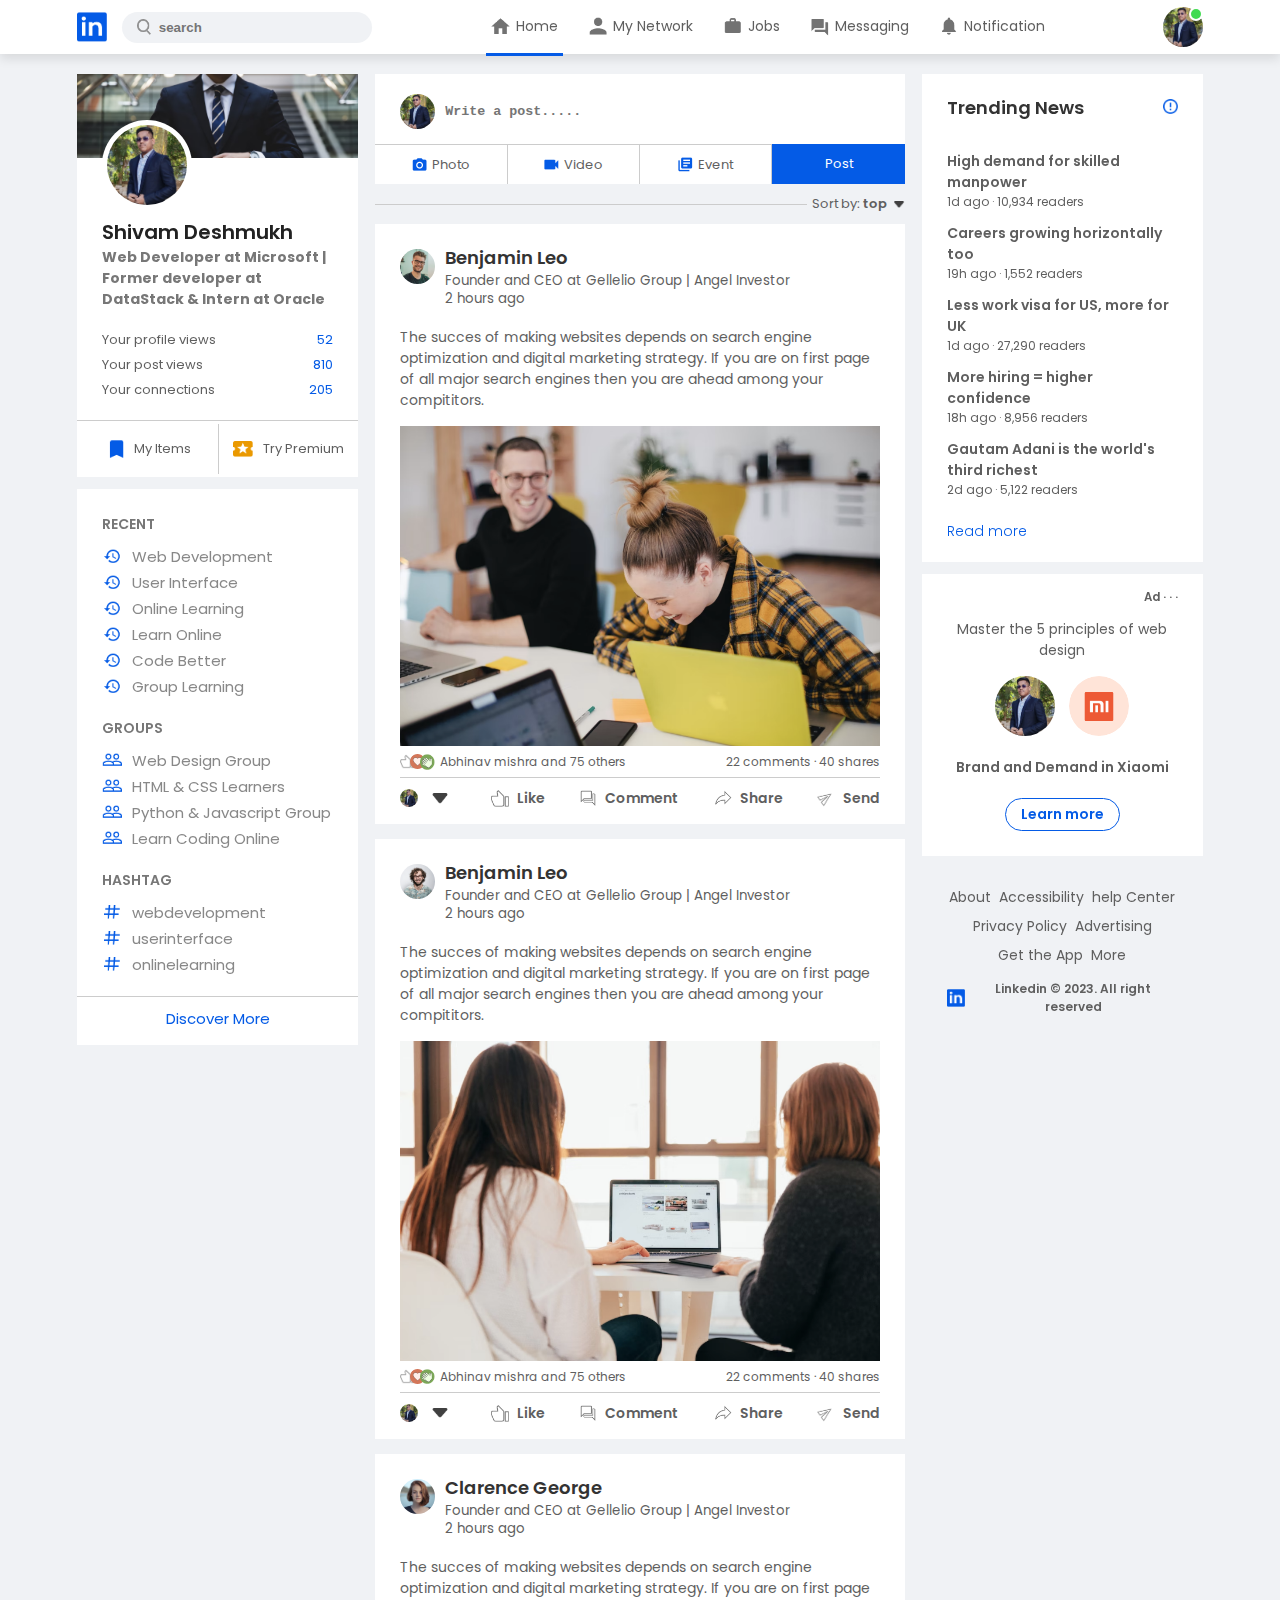
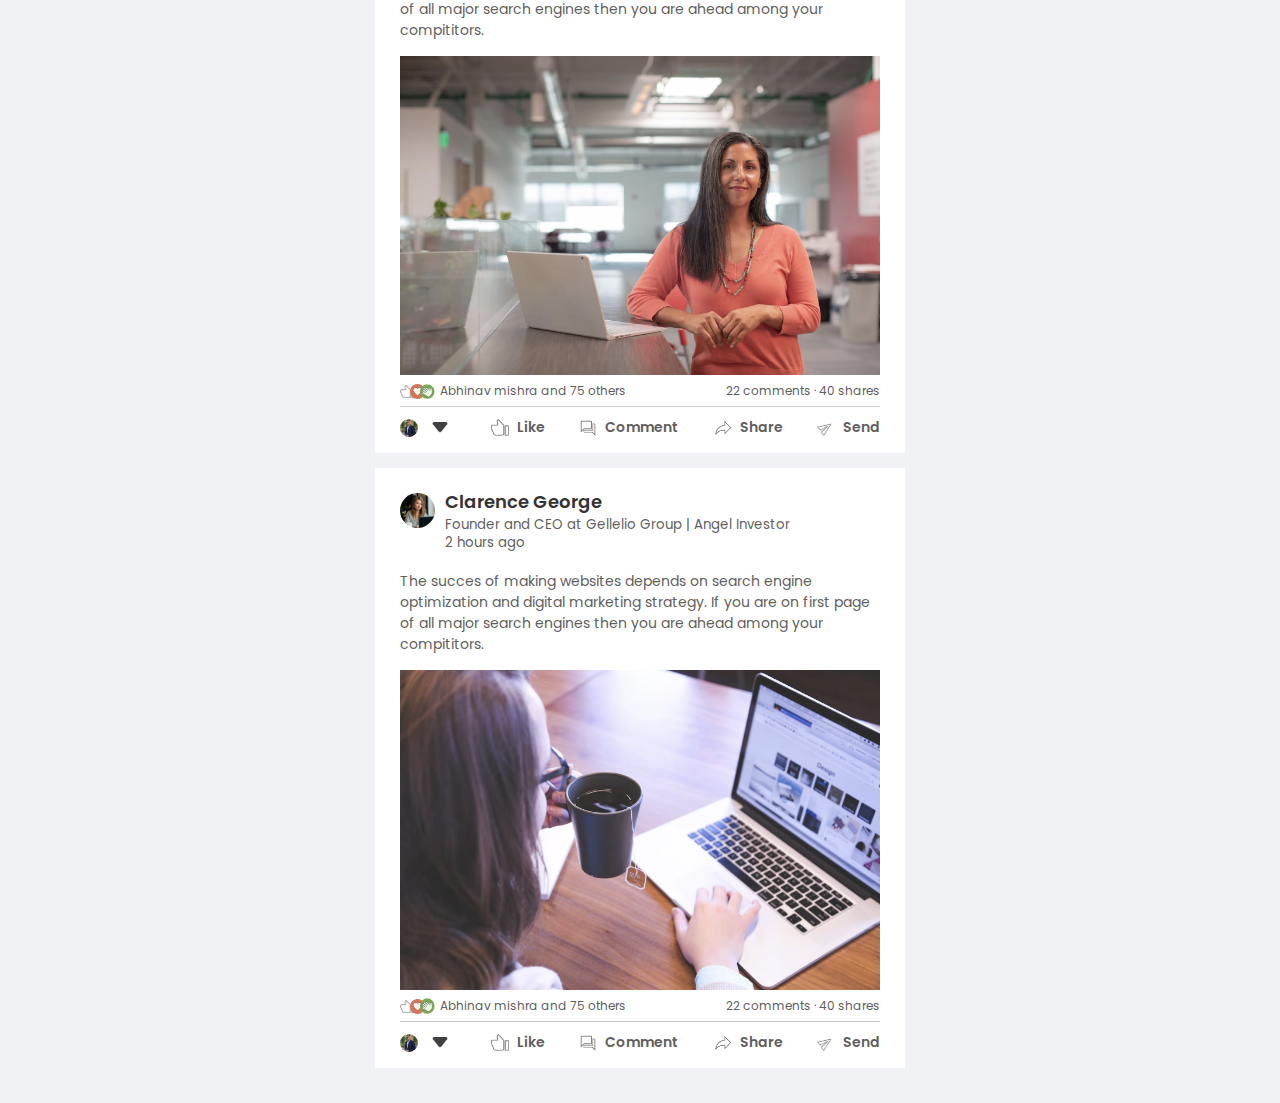
<file: Project - 2 Linkedin Clone/index.html>
<!DOCTYPE html>
<html lang="en">
<head>
    <meta charset="UTF-8">
    <meta http-equiv="X-UA-Compatible" content="IE=edge">
    <meta name="viewport" content="width=device-width, initial-scale=1.0">
    <title>Feed | Linkedin</title>
    <link rel="stylesheet" href="CSS/navbar.css">
    <link rel="stylesheet" href="CSS/style.css">
</head>
<body>
    <!-- Navbar Section -->
    <nav class="navbar flex">
        <div class="navbar-left flex">
            <a href="index.html" class="logo"><img src="linkedin-webpage-img/images/logo.png" alt="LOGO"></a>
            <div class="search-box flex">
                <img src="linkedin-webpage-img/images/search.png">
                <input type="text" placeholder="search" id="search_input">
            </div>
        </div>
        <div class="navbar-center flex">
            <ul>
                <li><a href="#" class="active_link flex"><img src="linkedin-webpage-img/images/home.png"><span>Home</span></a></li>
                <li><a href="#" class="flex"><img src="linkedin-webpage-img/images/network.png"><span>My Network</span></a></li>
                <li><a href="#" class="flex"><img src="linkedin-webpage-img/images/jobs.png"><span>Jobs</span></a></li>
                <li><a href="#" class="flex"><img src="linkedin-webpage-img/images/message.png"><span>Messaging</span></a></li>
                <li><a href="#" class="flex"><img src="linkedin-webpage-img/images/notification.png"><span>Notification</span></a></li>
            </ul>
        </div>
        <div class="navbar-right">
            <div class="online">
                <img src="linkedin-webpage-img/images/ssd.jpg" class="nav-profile-img" onclick="toggleMenu()">
            </div>
        </div>
        <!-- Profile Drop down Menu -->
        <div class="profile-menu-wrap" id="profileMenu">
            <div class="profile-menu">
                <div class="user-info flex">
                    <img src="linkedin-webpage-img/images/ssd.jpg" alt="">
                    <div>
                        <h3>Shivam Deshmukh</h3>
                        <a href="profile.html">See your Profile</a>
                    </div>
                </div>
                <hr>
                <a href="#" class="profile-menu-link flex">
                    <img src="linkedin-webpage-img/images/feedback.png" alt="">
                    <p>Give Feedback</p>
                    <span>></span>
                </a>
                <a href="#" class="profile-menu-link flex">
                    <img src="linkedin-webpage-img/images/setting.png" alt="">
                    <p>Settings & Privacy</p>
                    <span>></span>
                </a>
                <a href="#" class="profile-menu-link flex">
                    <img src="linkedin-webpage-img/images/help.png" alt="">
                    <p>Help & Support</p>
                    <span>></span>
                </a>
                <a href="#" class="profile-menu-link flex">
                    <img src="linkedin-webpage-img/images/display.png" alt="">
                    <p>Display & Accessibility</p>
                    <span>></span>
                </a>
                <a href="#" class="profile-menu-link flex">
                    <img src="linkedin-webpage-img/images/logout.png" alt="">
                    <p>Logout</p>
                    <span>></span>
                </a>
            </div>
        </div>
    </nav>
    <!-- Navbar Close -->
    <div class="container flex">
        <!-- Left Sidebar -->
        <div class="left-sidebar">
            <!-- -------------------------------- -->
            <div class="sidebar-profile-box">
                <img src="linkedin-webpage-img/images/cover-pic.png" width="100%">
                <div class="sidebar-profile-info">
                    <img src="linkedin-webpage-img/images/ssd.jpg">
                    <h1>Shivam Deshmukh</h1>
                    <h3>Web Developer at Microsoft | Former developer at DataStack & Intern at Oracle</h3>
                    <ul>
                        <li>Your profile views <span>52</span></li>
                        <li>Your post views <span>810</span></li>
                        <li>Your connections <span>205</span></li>
                    </ul>
                </div>
                <div class="sidebar-profile-link flex">
                    <a href="#"><img src="linkedin-webpage-img/images/items.png"> My Items</a>
                    <a href="#"><img src="linkedin-webpage-img/images/premium.png">Try Premium</a>
                </div>
            </div>
            <!-- -------------------------------- -->
            <div class="sidebar-activity" id="sidebarActivity">
                <h3>RECENT</h3>
                <a href="#"><img src="linkedin-webpage-img/images/recent.png">Web Development</a>
                <a href="#"><img src="linkedin-webpage-img/images/recent.png">User Interface</a>
                <a href="#"><img src="linkedin-webpage-img/images/recent.png">Online Learning</a>
                <a href="#"><img src="linkedin-webpage-img/images/recent.png">Learn Online</a>
                <a href="#"><img src="linkedin-webpage-img/images/recent.png">Code Better</a>
                <a href="#"><img src="linkedin-webpage-img/images/recent.png">Group Learning</a>
                <h3>GROUPS</h3>
                <a href="#"><img src="linkedin-webpage-img/images/group.png">Web Design Group</a>
                <a href="#"><img src="linkedin-webpage-img/images/group.png">HTML & CSS Learners</a>
                <a href="#"><img src="linkedin-webpage-img/images/group.png">Python & Javascript Group</a>
                <a href="#"><img src="linkedin-webpage-img/images/group.png">Learn Coding Online</a>
                <h3>HASHTAG</h3>
                <a href="#"><img src="linkedin-webpage-img/images/hashtag.png"> webdevelopment</a>
                <a href="#"><img src="linkedin-webpage-img/images/hashtag.png"> userinterface</a>
                <a href="#"><img src="linkedin-webpage-img/images/hashtag.png"> onlinelearning</a>
                <div class="discover-more-link">
                    <a href="#">Discover More</a>
                </div>
            </div>
            <p id="showmore-link" onclick="toggleActivity()">Show more <b>+</b></p>
        </div>
        <!-- Main Content -->
        <div class="main-content" >
            <!-- -------------------------------- -->
            <div class="create-post">
                <div class="create-post-input">
                    <img src="linkedin-webpage-img/images/ssd.jpg">
                    <textarea placeholder="Write a post....." rows="2"></textarea>
                </div>
                <div class="create-post-links flex">
                    <li><img src="linkedin-webpage-img/images/photo.png">Photo</li>
                    <li><img src="linkedin-webpage-img/images/video.png">Video</li>
                    <li><img src="linkedin-webpage-img/images/event.png">Event</li>
                    <li>Post</li>
                </div>
            </div>
            <!-- -------------------------------- -->
            <div class="sort-by flex">
                <hr>
                <p>Sort by: <span>top <img src="linkedin-webpage-img/images/down-arrow.png"></span></p>
            </div>
            <!-- -------------------------------- -->
            <!-- Post - One -->
            <div class="post">
                <div class="post-author">
                    <img src="linkedin-webpage-img/images/user-1.png">
                    <div>
                        <h1>Benjamin Leo</h1>
                        <small>Founder and CEO at Gellelio Group | Angel Investor</small>
                        <small>2 hours ago</small>
                    </div>
                </div>
                
                <p>The succes of making websites depends on search engine optimization and 
                    digital marketing strategy. If you are on first page of all major search engines 
                    then you are ahead among your compititors.
                </p>
                
                <img src="linkedin-webpage-img/images/post-image-1.png" width="100%" alt="">
                
                <div class="post-stats flex">
                    <div>
                        <img src="linkedin-webpage-img/images/thumbsup.png" alt="">
                        <img src="linkedin-webpage-img/images/love.png" alt="">
                        <img src="linkedin-webpage-img/images/clap.png" alt="">
                        <span class="liked-users">Abhinav mishra and 75 others</span>
                    </div>
                    <div>
                        <span>22 comments &middot; 40 shares</span>
                    </div>
                </div>

                <div class="post-activity flex">
                    <div class="post-activity-link">
                        <img src="linkedin-webpage-img/images/ssd.jpg" class="post-activity-icon" alt="">
                        <img src="linkedin-webpage-img/images/down-arrow.png" class="post-activity-arrow-icon" alt="">
                    </div>
                    <div class="post-activity-link">
                        <img src="linkedin-webpage-img/images/like.png" alt="">
                        <span>Like</span>
                    </div>
                    <div class="post-activity-link">
                        <img src="linkedin-webpage-img/images/comment.png" alt="">
                        <span>Comment</span>
                    </div>
                    <div class="post-activity-link">
                        <img src="linkedin-webpage-img/images/share.png" alt="">
                        <span>Share</span>
                    </div>
                    <div class="post-activity-link">
                        <img src="linkedin-webpage-img/images/send.png" alt="">
                        <span>Send</span>
                    </div>
                </div>
            </div>
            <!-- -------------------------------- -->
            <!-- Post - Two -->
            <div class="post">
                <div class="post-author">
                    <img src="linkedin-webpage-img/images/user-2.png">
                    <div>
                        <h1>Benjamin Leo</h1>
                        <small>Founder and CEO at Gellelio Group | Angel Investor</small>
                        <small>2 hours ago</small>
                    </div>
                </div>
                
                <p>The succes of making websites depends on search engine optimization and 
                    digital marketing strategy. If you are on first page of all major search engines 
                    then you are ahead among your compititors.
                </p>
                
                <img src="linkedin-webpage-img/images/post-image-2.png" width="100%" alt="">
                
                <div class="post-stats flex">
                    <div>
                        <img src="linkedin-webpage-img/images/thumbsup.png" alt="">
                        <img src="linkedin-webpage-img/images/love.png" alt="">
                        <img src="linkedin-webpage-img/images/clap.png" alt="">
                        <span class="liked-users">Abhinav mishra and 75 others</span>
                    </div>
                    <div>
                        <span>22 comments &middot; 40 shares</span>
                    </div>
                </div>

                <div class="post-activity flex">
                    <div class="post-activity-link">
                        <img src="linkedin-webpage-img/images/ssd.jpg" class="post-activity-icon" alt="">
                        <img src="linkedin-webpage-img/images/down-arrow.png" class="post-activity-arrow-icon" alt="">
                    </div>
                    <div class="post-activity-link">
                        <img src="linkedin-webpage-img/images/like.png" alt="">
                        <span>Like</span>
                    </div>
                    <div class="post-activity-link">
                        <img src="linkedin-webpage-img/images/comment.png" alt="">
                        <span>Comment</span>
                    </div>
                    <div class="post-activity-link">
                        <img src="linkedin-webpage-img/images/share.png" alt="">
                        <span>Share</span>
                    </div>
                    <div class="post-activity-link">
                        <img src="linkedin-webpage-img/images/send.png" alt="">
                        <span>Send</span>
                    </div>
                </div>
            </div>
            <!-- -------------------------------- -->
            <!-- Post - Three -->
            <div class="post">
                <div class="post-author">
                    <img src="linkedin-webpage-img/images/user-3.png">
                    <div>
                        <h1>Clarence George</h1>
                        <small>Founder and CEO at Gellelio Group | Angel Investor</small>
                        <small>2 hours ago</small>
                    </div>
                </div>
                
                <p>The succes of making websites depends on search engine optimization and 
                    digital marketing strategy. If you are on first page of all major search engines 
                    then you are ahead among your compititors.
                </p>
                
                <img src="linkedin-webpage-img/images/post-image-3.png" width="100%" alt="">
                
                <div class="post-stats flex">
                    <div>
                        <img src="linkedin-webpage-img/images/thumbsup.png" alt="">
                        <img src="linkedin-webpage-img/images/love.png" alt="">
                        <img src="linkedin-webpage-img/images/clap.png" alt="">
                        <span class="liked-users">Abhinav mishra and 75 others</span>
                    </div>
                    <div>
                        <span>22 comments &middot; 40 shares</span>
                    </div>
                </div>

                <div class="post-activity flex">
                    <div class="post-activity-link">
                        <img src="linkedin-webpage-img/images/ssd.jpg" class="post-activity-icon" alt="">
                        <img src="linkedin-webpage-img/images/down-arrow.png" class="post-activity-arrow-icon" alt="">
                    </div>
                    <div class="post-activity-link">
                        <img src="linkedin-webpage-img/images/like.png" alt="">
                        <span>Like</span>
                    </div>
                    <div class="post-activity-link">
                        <img src="linkedin-webpage-img/images/comment.png" alt="">
                        <span>Comment</span>
                    </div>
                    <div class="post-activity-link">
                        <img src="linkedin-webpage-img/images/share.png" alt="">
                        <span>Share</span>
                    </div>
                    <div class="post-activity-link">
                        <img src="linkedin-webpage-img/images/send.png" alt="">
                        <span>Send</span>
                    </div>
                </div>
            </div>
            <!-- -------------------------------- -->
            <!-- Post - Four -->
            <div class="post">
                <div class="post-author">
                    <img src="linkedin-webpage-img/images/user-4.png">
                    <div>
                        <h1>Clarence George</h1>
                        <small>Founder and CEO at Gellelio Group | Angel Investor</small>
                        <small>2 hours ago</small>
                    </div>
                </div>
                
                <p>The succes of making websites depends on search engine optimization and 
                    digital marketing strategy. If you are on first page of all major search engines 
                    then you are ahead among your compititors.
                </p>
                
                <img src="linkedin-webpage-img/images/post-image-4.png" width="100%" alt="">
                
                <div class="post-stats flex">
                    <div>
                        <img src="linkedin-webpage-img/images/thumbsup.png" alt="">
                        <img src="linkedin-webpage-img/images/love.png" alt="">
                        <img src="linkedin-webpage-img/images/clap.png" alt="">
                        <span class="liked-users">Abhinav mishra and 75 others</span>
                    </div>
                    <div>
                        <span>22 comments &middot; 40 shares</span>
                    </div>
                </div>

                <div class="post-activity flex">
                    <div class="post-activity-link">
                        <img src="linkedin-webpage-img/images/ssd.jpg" class="post-activity-icon" alt="">
                        <img src="linkedin-webpage-img/images/down-arrow.png" class="post-activity-arrow-icon" alt="">
                    </div>
                    <div class="post-activity-link">
                        <img src="linkedin-webpage-img/images/like.png" alt="">
                        <span>Like</span>
                    </div>
                    <div class="post-activity-link">
                        <img src="linkedin-webpage-img/images/comment.png" alt="">
                        <span>Comment</span>
                    </div>
                    <div class="post-activity-link">
                        <img src="linkedin-webpage-img/images/share.png" alt="">
                        <span>Share</span>
                    </div>
                    <div class="post-activity-link">
                        <img src="linkedin-webpage-img/images/send.png" alt="">
                        <span>Send</span>
                    </div>
                </div>
            </div>
            <!-- -------------------------------- -->
        </div>
        <!-- Right Sidebar -->
        <div class="right-sidebar">
            <!-- -------------------------------- -->
            <div class="sidebar-news">
                <img src="linkedin-webpage-img/images/more.png" class="info-icon">
                <h3>Trending News</h3>
                <a href="#">High demand for skilled manpower</a>
                <span>1d ago &middot; 10,934 readers</span>

                <a href="#">Careers growing horizontally too</a>
                <span>19h ago &middot; 1,552 readers</span>
                
                <a href="#">Less work visa for US, more for UK</a>
                <span>1d ago &middot; 27,290 readers</span>
                
                <a href="#">More hiring = higher confidence</a>
                <span>18h ago &middot; 8,956 readers</span>
                
                <a href="#">Gautam Adani is the world's third richest</a>
                <span>2d ago &middot; 5,122 readers</span>

                <a href="#" class="read-more-link">Read more</a>
            </div>
            <!-- -------------------------------- -->
            <div class="sidebar-ad">
                <small>Ad &middot; &middot; &middot;</small>
                <p>Master the 5 principles of web design</p>
                <div>
                    <img src="linkedin-webpage-img/images/ssd.jpg">
                    <img src="linkedin-webpage-img/images/mi-logo.png">
                </div>
                <b>Brand and Demand in Xiaomi</b>
                <a href="#" class="ad-link">Learn more</a>
            </div>
            <!-- -------------------------------- -->
            <div class="sidebar-useful-links">
                <a href="#">About</a>
                <a href="#">Accessibility</a>
                <a href="#">help Center </a>
                <a href="#">Privacy Policy</a>
                <a href="#">Advertising</a>
                <a href="#">Get the App</a>
                <a href="#">More</a>

                <div class="copyright-msg flex">
                    <img src="linkedin-webpage-img/images/logo.png">
                    <p>Linkedin &#169; 2023. All right reserved</p>
                </div>
            </div>
        </div>
    </div>
    
    <script src="script.js"></script>
</body>
</html>
</file>
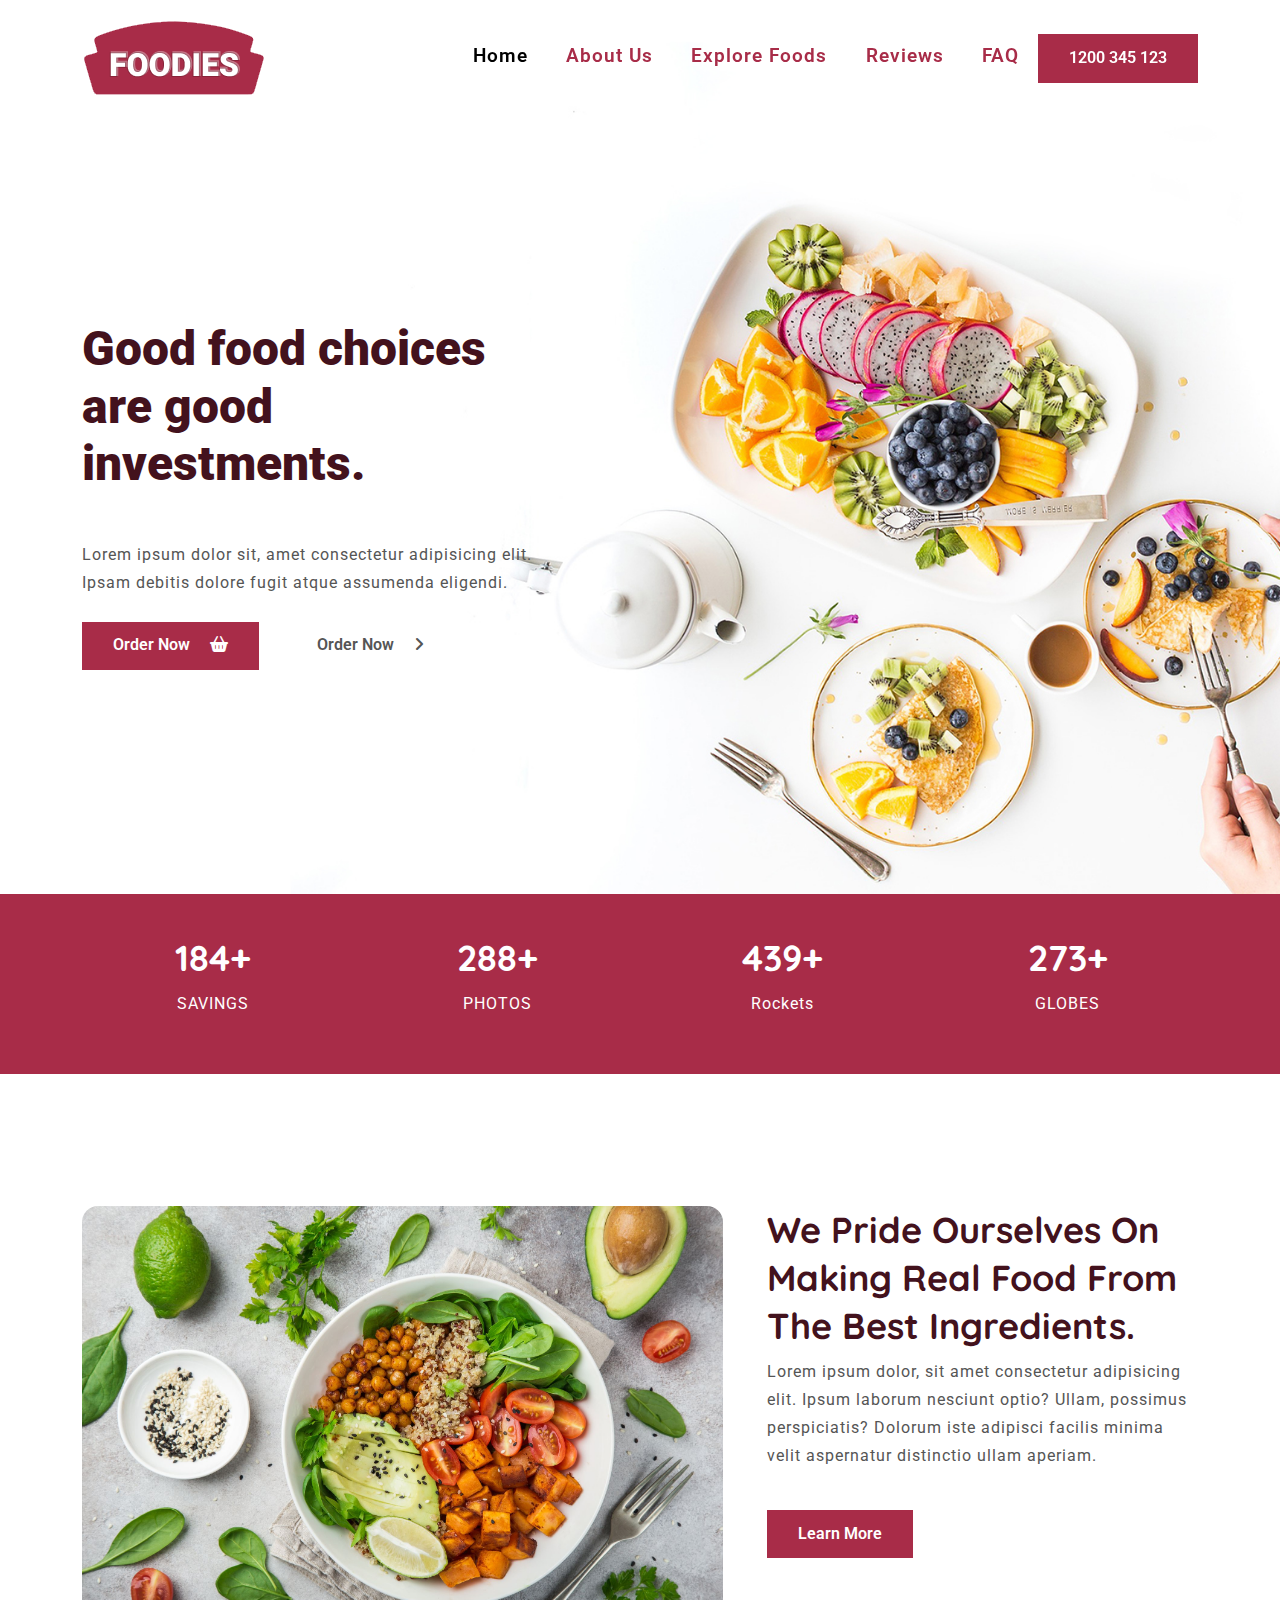
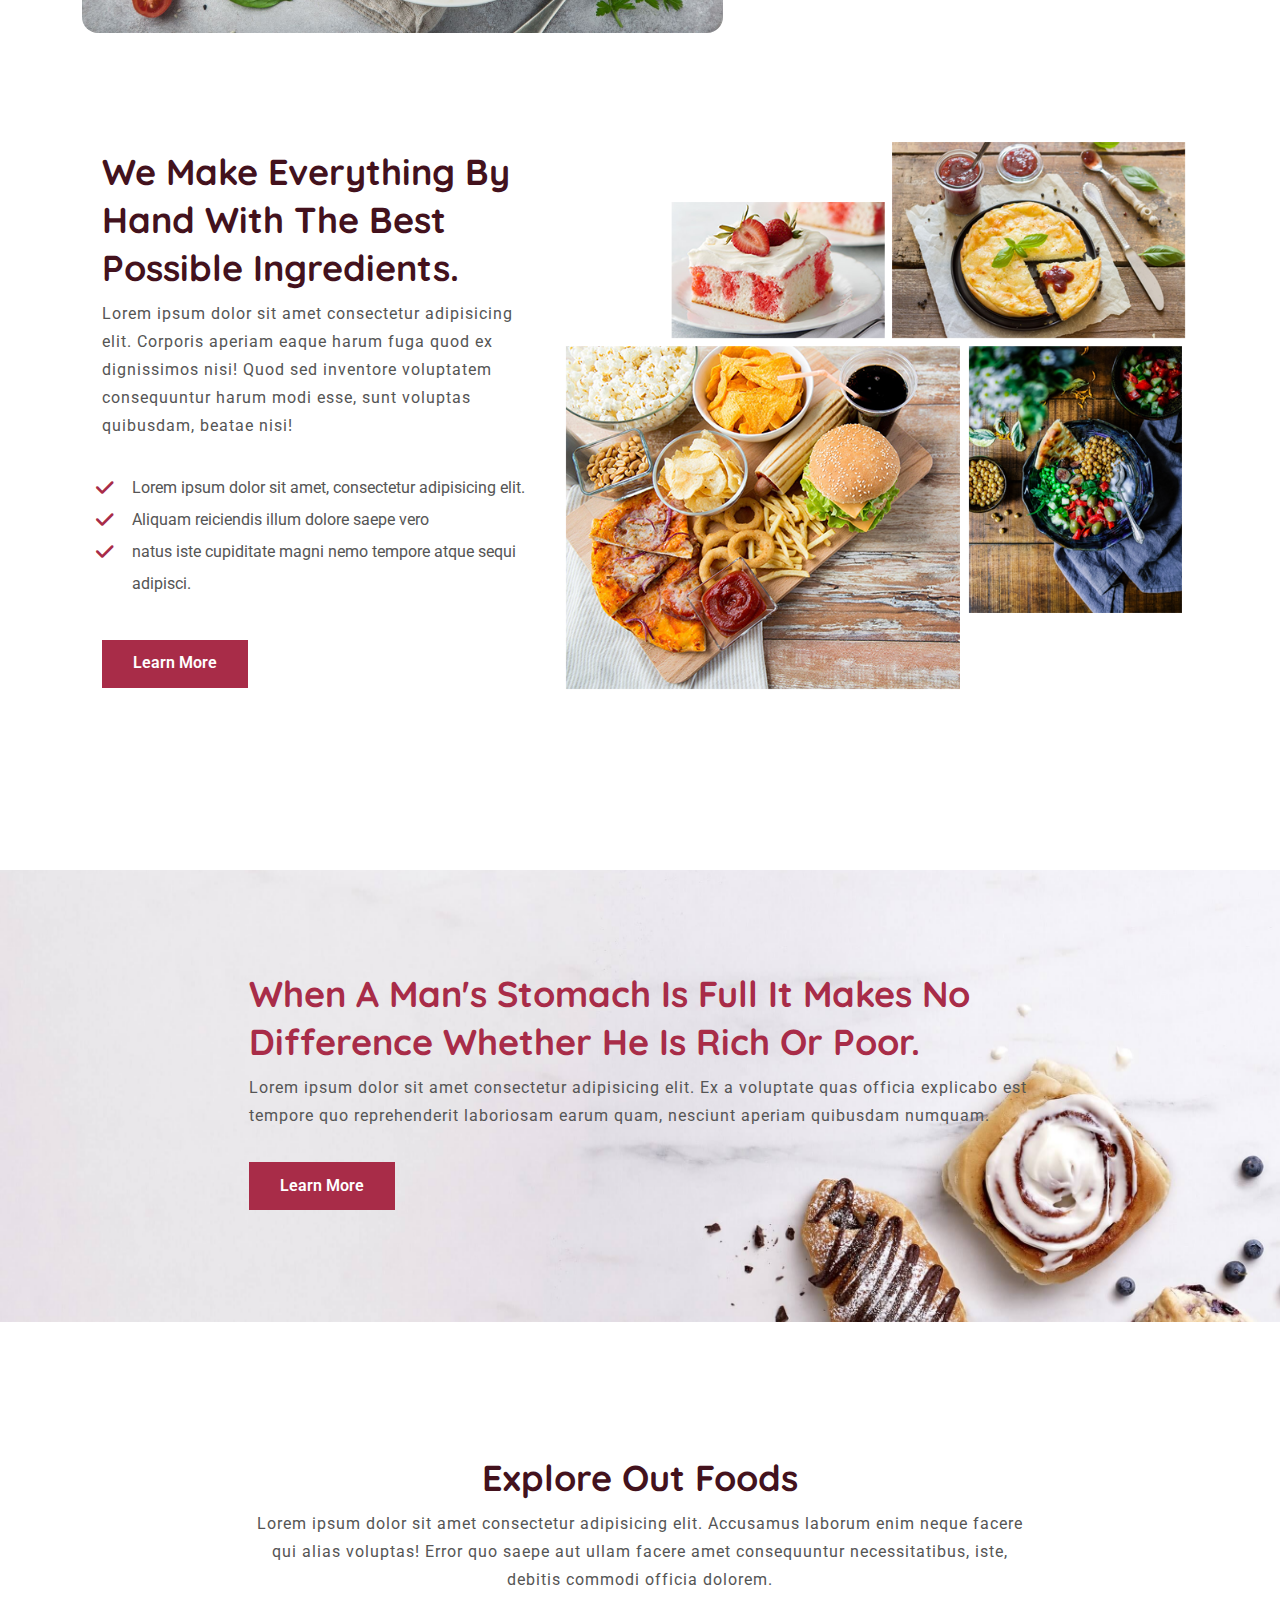
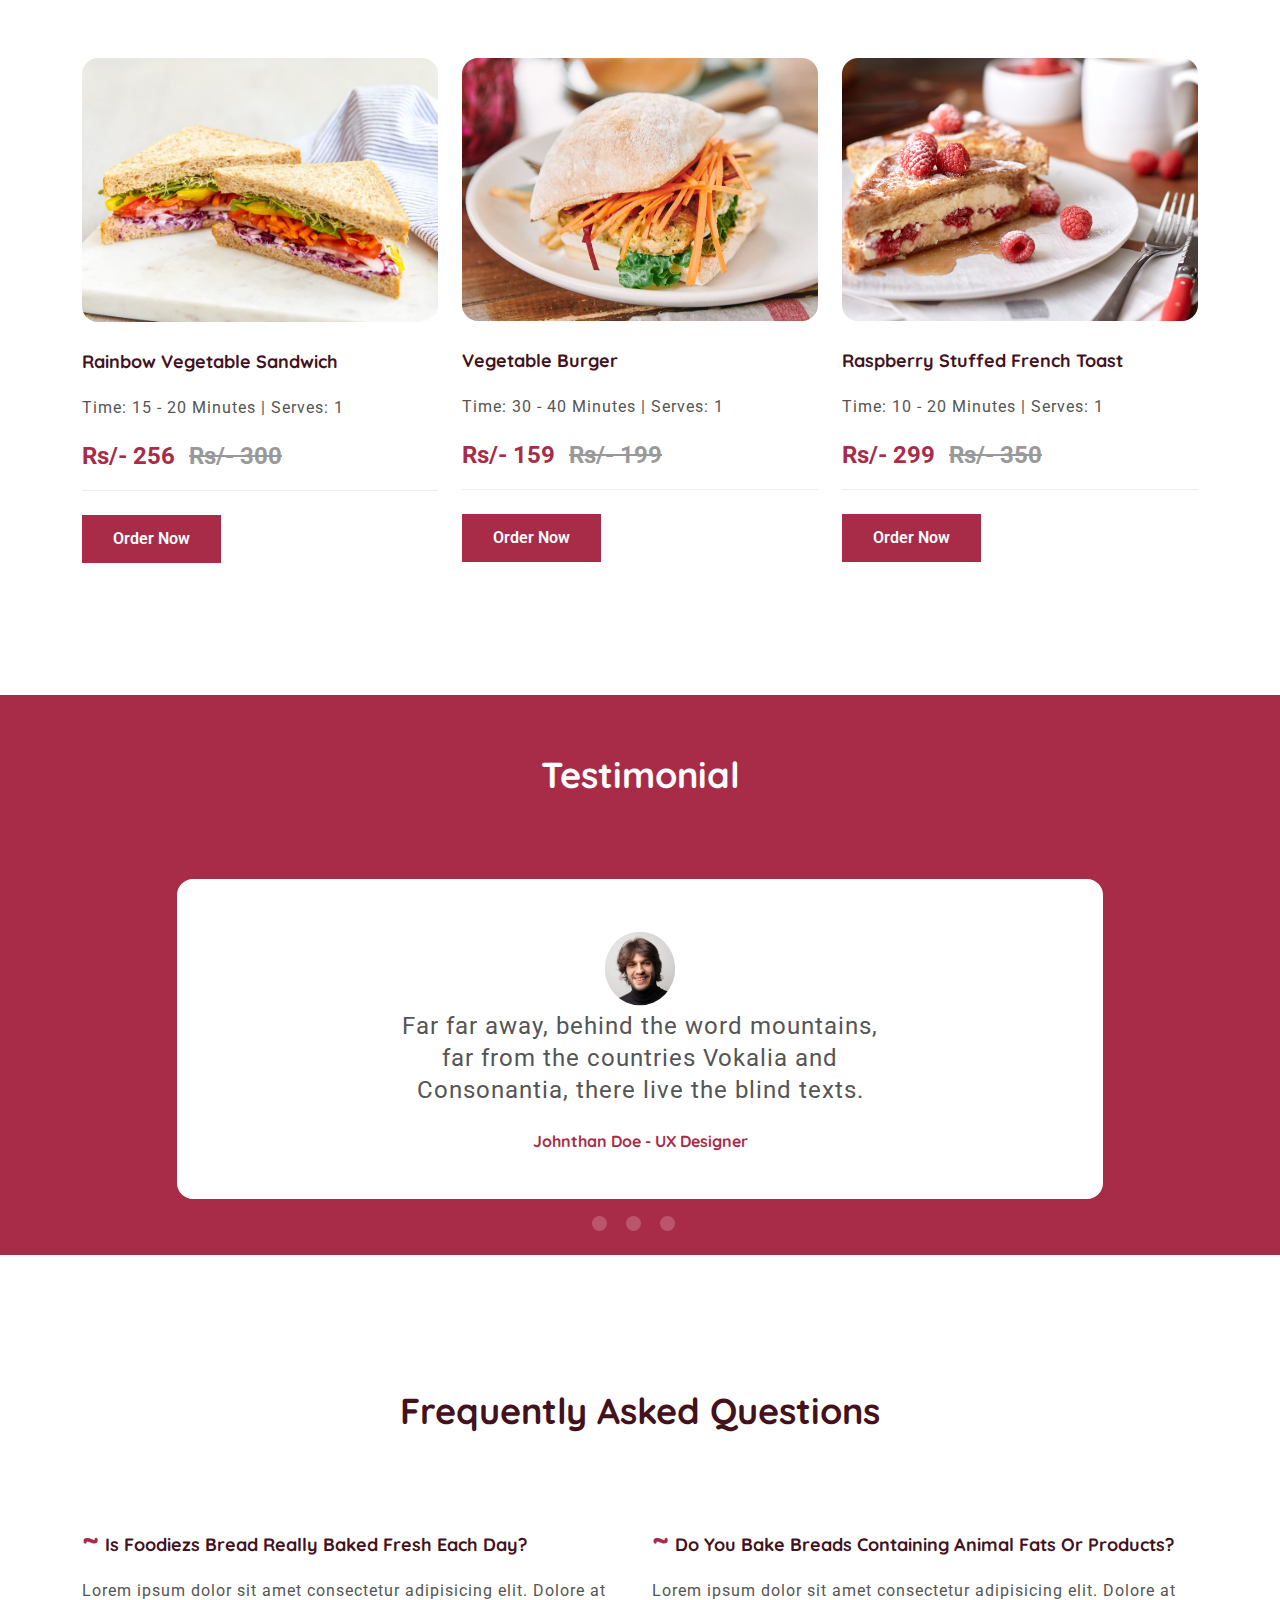
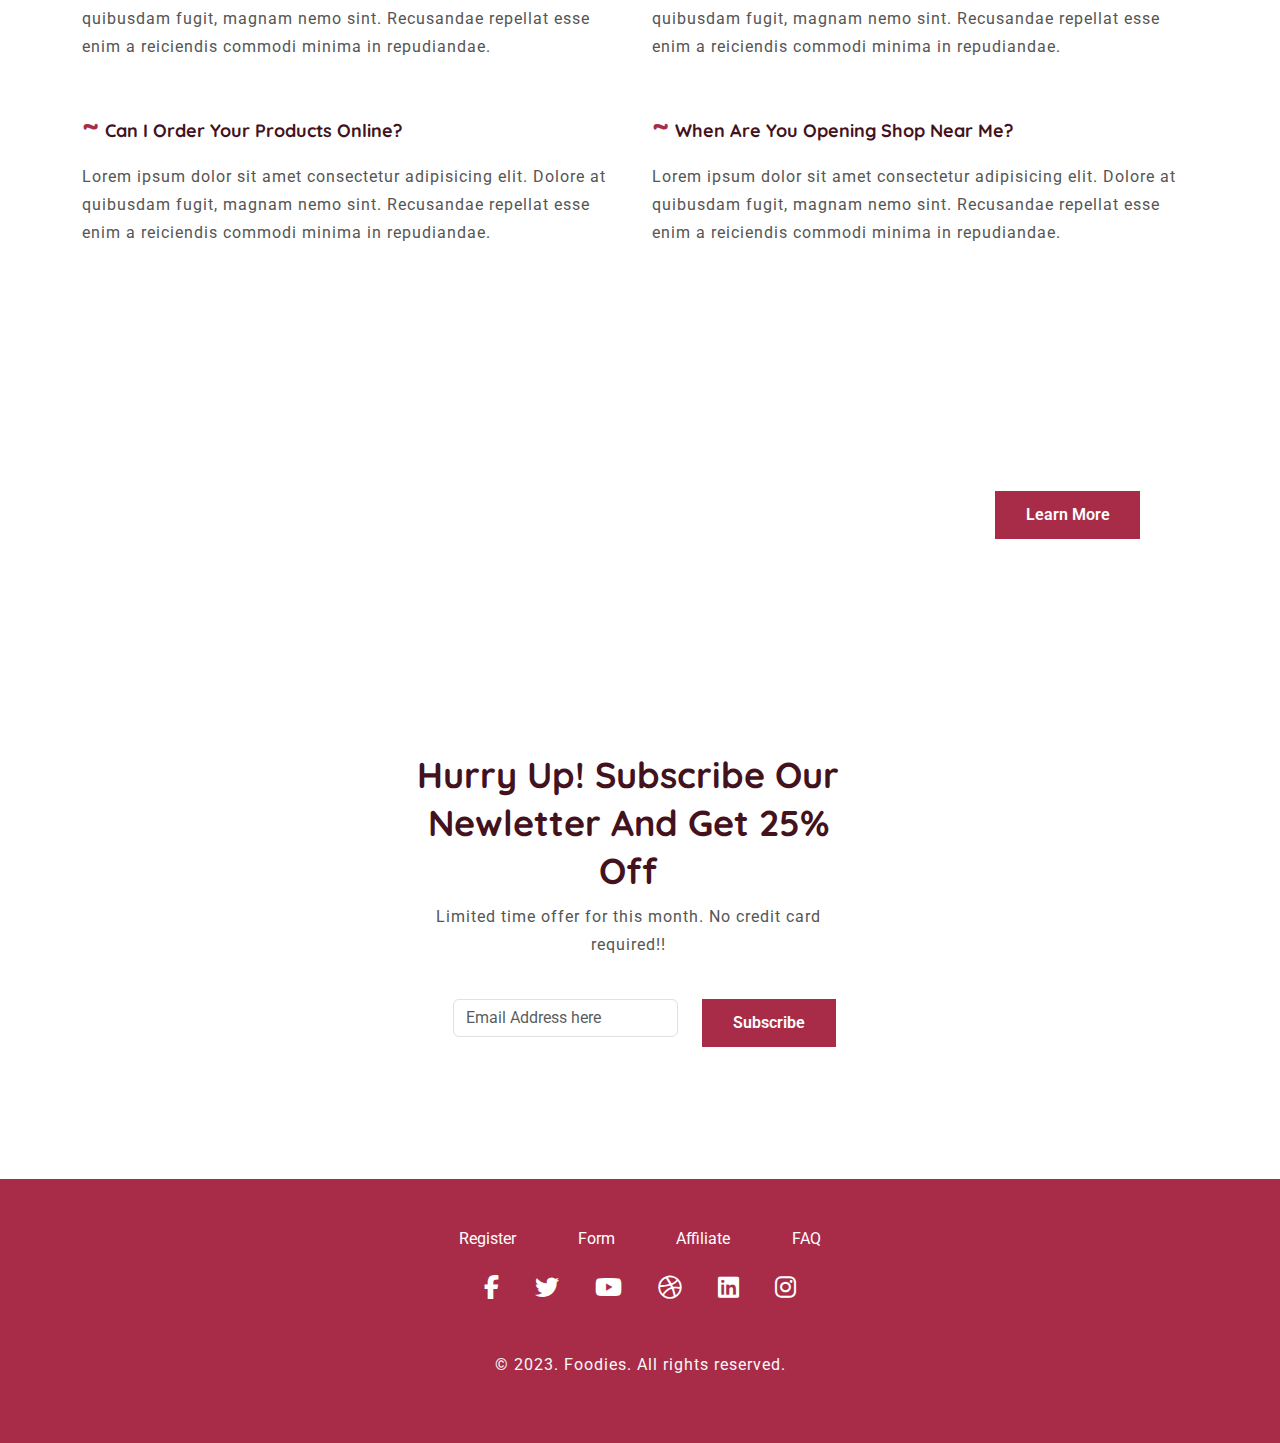
<file: Project - 3 Foodies Bootstrap Project/index.html>
<!doctype html>
<html lang="en">

<head>
    <meta charset="utf-8">
    <meta name="viewport" content="width=device-width, initial-scale=1">
    <title>Foodies</title>
    <!-- Bootstrap CSS -->
    <link href="https://cdn.jsdelivr.net/npm/bootstrap@5.3.0/dist/css/bootstrap.min.css" rel="stylesheet">
    <link rel="stylesheet" href="https://cdnjs.cloudflare.com/ajax/libs/font-awesome/6.4.0/css/all.min.css">
    <!-- Own CSS -->
    <link rel="stylesheet" href="CSS/style.css">
    <link rel="stylesheet" href="CSS/responsive-style.css">
</head>

<body>
    <!-- Header Section -->
    <!-- ------------------------------------------------------------------------------------------------------ -->
    <header>
        <nav class="navbar navbar-expand-lg navigation-wrap">
            <div class="container">
                <a class="navbar-brand" href="#"><img src="images/logo.png"></a>
                <button class="navbar-toggler" type="button" data-bs-toggle="collapse" data-bs-target="#navbarText"
                    aria-controls="navbarText" aria-expanded="false" aria-label="Toggle navigation">
                    <i class="fas fa-stream navbar-collapse"></i>
                </button>
                <div class="collapse navbar-collapse" id="navbarText">
                    <ul class="navbar-nav ms-auto mb-2 mb-lg-0">
                        <li class="nav-item">
                            <a class="nav-link active" aria-current="page" href="#home">Home</a>
                        </li>
                        <li class="nav-item">
                            <a class="nav-link" href="#about">About Us</a>
                        </li>
                        <li class="nav-item">
                            <a class="nav-link" href="#explore-food">Explore Foods</a>
                        </li>
                        <li class="nav-item">
                            <a class="nav-link" href="#testimonial">Reviews</a>
                        </li>
                        <li class="nav-item">
                            <a class="nav-link" href="#faq">FAQ</a>
                        </li>
                        <li><button class="main-btn">1200 345 123</button></li>
                    </ul>
                </div>
            </div>
        </nav>
    </header>
    <!-- ------------------------------------------------------------------------------------------------------ -->
    <!-- Top Banner Section -->
    <!-- ------------------------------------------------------------------------------------------------------ -->
    <section id="home">
        <div class="container-fluid px-0 top-banner">
            <div class="container">
                <div class="row">
                    <div class="col-lg-5 col-md-6">
                        <h1>Good food choices are good investments.</h1>
                        <p>Lorem ipsum dolor sit, amet consectetur adipisicing elit. Ipsam debitis dolore fugit atque
                            assumenda eligendi.</p>
                        <div class="mt-4">
                            <button class="main-btn">Order now <i class="fas fa-shopping-basket ps-3 "></i></button>
                            <button class="white-btn ms-lg-4 mt-lg-0 mt-4">Order now <i
                                    class="fas fa-angle-right ps-3 "></i></button>
                        </div>
                    </div>
                </div>
            </div>
        </div>
    </section>
    <!-- ------------------------------------------------------------------------------------------------------ -->
    <!-- Counter Section -->
    <!-- ------------------------------------------------------------------------------------------------------ -->
    <section id="counter">
        <section class="counter-section">
            <div class="container">
                <div class="row text-center">
                    <div class="col-md-3 mb-lg-0 mb-md-0 mb-5">
                        <h2>
                            <span id="count1"></span>+
                        </h2>
                        <p>SAVINGS</p>
                    </div>
                    <div class="col-md-3 mb-lg-0 mb-md-0 mb-5">
                        <h2>
                            <span id="count2"></span>+
                        </h2>
                        <p>PHOTOS</p>
                    </div>
                    <div class="col-md-3 mb-lg-0 mb-md-0 mb-5">
                        <h2>
                            <span id="count3"></span>+
                        </h2>
                        <p>Rockets</p>
                    </div>
                    <div class="col-md-3 mb-lg-0 mb-md-0 mb-5">
                        <h2>
                            <span id="count4"></span>+
                        </h2>
                        <p>GLOBES</p>
                    </div>
                </div>
            </div>
        </section>
    </section>
    <!-- ------------------------------------------------------------------------------------------------------ -->
    <!-- About Section -->
    <!-- ------------------------------------------------------------------------------------------------------ -->
    <section id="about">
        <div class="about-section wrapper">
            <div class="container">
                <div class="row align-item-center">
                    <div class="col-lg-7 col-md-12 mb-lg-0 mb-5">
                        <div class="card border-0">
                            <img src="images/img/img-1.png" class="img-fluid">
                        </div>
                    </div>
                    <div class="col-lg-5 col-md-12 text-sec">
                        <h2>We pride ourselves on making real food from the best ingredients.</h2>
                        <p>Lorem ipsum dolor, sit amet consectetur adipisicing elit. Ipsum laborum nesciunt optio?
                            Ullam, possimus perspiciatis? Dolorum iste adipisci facilis minima velit aspernatur
                            distinctio ullam aperiam.
                        </p>
                        <button class="main-btn mt-4">Learn More</button>
                    </div>
                </div>
            </div>

            <div class="container food-type">
                <div class="row align-items-center">
                    <div class="col-lg-5 col-md-12 text-sec mb-lg-0 mb-5">
                        <h2>We make everything by hand with the best possible ingredients.</h2>
                        <p>Lorem ipsum dolor sit amet consectetur adipisicing elit. Corporis aperiam eaque harum fuga
                            quod ex dignissimos nisi! Quod sed inventore voluptatem consequuntur harum modi esse, sunt
                            voluptas quibusdam, beatae nisi!
                        </p>
                        <ul class="list-unstyled py-3">
                            <li>Lorem ipsum dolor sit amet, consectetur adipisicing elit.</li>
                            <li>Aliquam reiciendis illum dolore saepe vero</li>
                            <li>natus iste cupiditate magni nemo tempore atque sequi adipisci.</li>
                        </ul>
                        <button class="main-btn mt-4">Learn More</button>
                    </div>
                    <div class="col-lg-7 col-md-12">
                        <div class="card border-0">
                            <img src="images/img/img-2.png" class="img-fluid">
                        </div>
                    </div>
                </div>
            </div>
        </div>
    </section>
    <!-- ------------------------------------------------------------------------------------------------------ -->
    <!-- Story Section -->
    <!-- ------------------------------------------------------------------------------------------------------ -->
    <section id="story">
        <div class="story-section">
            <div class="container">
                <div class="row ">
                    <div class="col-sm-12">
                        <div class="text-content">
                            <h2>When a man's stomach is full it makes no difference whether he is rich or poor.</h2>
                            <p>Lorem ipsum dolor sit amet consectetur adipisicing elit. Ex a voluptate quas officia
                                explicabo est tempore quo reprehenderit laboriosam earum quam, nesciunt aperiam
                                quibusdam numquam.
                            </p>
                            <button class="main-btn mt-3">Learn More</button>
                        </div>
                    </div>
                </div>
            </div>
        </div>
    </section>
    <!-- ------------------------------------------------------------------------------------------------------ -->
    <!-- Explore Section -->
    <!-- ------------------------------------------------------------------------------------------------------ -->
    <section id="explore-food">
        <div class="explore-food wrapper">
            <div class="container">
                <div class="row">
                    <div class="col-sm-12">
                        <div class="text-content text-center">
                            <h2>Explore Out Foods</h2>
                            <p>Lorem ipsum dolor sit amet consectetur adipisicing elit. Accusamus laborum enim neque
                                facere qui alias voluptas! Error quo saepe aut ullam facere amet consequuntur
                                necessitatibus, iste, debitis commodi officia dolorem.
                            </p>
                        </div>
                    </div>
                </div>

                <div class="row pt-5">
                    <div class="col-lg-4 col-md-6 mb-lg-0 mb-5">
                        <div class="card">
                            <img src="images/img/img-3.jpg" class="img-fluid">
                            <div class="pt-3">
                                <h4>Rainbow Vegetable Sandwich</h4>
                                <p>Time: 15 - 20 Minutes | Serves: 1</p>
                                <span>Rs/- 256 <del>Rs/- 300</del></span>
                                <button class="mt-4 main-btn">Order Now</button>
                            </div>
                        </div>
                    </div>
                    <div class="col-lg-4 col-md-6 mb-lg-0 mb-5">
                        <div class="card">
                            <img src="images/img/img-4.jpg" class="img-fluid">
                            <div class="pt-3">
                                <h4>Vegetable Burger</h4>
                                <p>Time: 30 - 40 Minutes | Serves: 1</p>
                                <span>Rs/- 159 <del>Rs/- 199</del></span>
                                <button class="mt-4 main-btn">Order Now</button>
                            </div>
                        </div>
                    </div>
                    <div class="col-lg-4 col-md-6 mb-lg-0 mb-5">
                        <div class="card">
                            <img src="images/img/img-5.jpg" class="img-fluid">
                            <div class="pt-3">
                                <h4>Raspberry Stuffed French Toast</h4>
                                <p>Time: 10 - 20 Minutes | Serves: 1</p>
                                <span>Rs/- 299 <del>Rs/- 350</del></span>
                                <button class="mt-4 main-btn">Order Now</button>
                            </div>
                        </div>
                    </div>
                </div>
            </div>
        </div>
    </section>
    <!-- ------------------------------------------------------------------------------------------------------ -->
    <!-- Testimonial Section -->
    <!-- ------------------------------------------------------------------------------------------------------ -->
    <section id="testimonial">
        <div class="wrapper testimonial-section">
            <div class="container text-center">
                <div class="text-center pb-4">
                    <h2>Testimonial</h2>
                </div>

                <div class="row">
                    <div class="col-sm-12 col-lg-10 offset-lg-1">
                        <div id="carouselExampleDark" class="carousel slide" data-bs-ride="carousel">
                            <div class="carousel-indicators">
                                <button type="button" data-bs-target="#carouselExampleDark" data-bs-slide-to="0"
                                    class="active" aria-current="true" aria-label="Slide 1"></button>
                                <button type="button" data-bs-target="#carouselExampleDark" data-bs-slide-to="1"
                                    aria-label="Slide 2"></button>
                                <button type="button" data-bs-target="#carouselExampleDark" data-bs-slide-to="2"
                                    aria-label="Slide 3"></button>
                            </div>

                            <div class="carousel-inner">
                                <div class="carousel-item active" data-bs-interval="10000">
                                    <div class="carousel-caption">
                                        <img src="images/review/review-1.jpg">
                                        <p>Far far away, behind the word mountains, far from the countries Vokalia and
                                            Consonantia, there live the blind texts.
                                        </p>
                                        <h5>Johnthan Doe - UX Designer</h5>
                                    </div>
                                </div>
                                <div class="carousel-item" data-bs-interval="2000">
                                    <div class="carousel-caption">
                                        <img src="images/review/review-2.jpg">
                                        <p>Far far away, behind the word mountains, far from the countries Vokalia and
                                            Consonantia, there live the blind texts.
                                        </p>
                                        <h5>Maccy Doe - Front End</h5>
                                    </div>
                                </div>
                                <div class="carousel-item">
                                    <div class="carousel-caption">
                                        <img src="images/review/review-1.jpg">
                                        <p>Far far away, behind the word mountains, far from the countries Vokalia and
                                            Consonantia, there live the blind texts.
                                        </p>
                                        <h5>Johnthan Doe - UX Designer</h5>
                                    </div>
                                </div>
                            </div>
                            <button class="carousel-control-prev" type="button"
                                data-bs-target="#carouselExampleInterval" data-bs-slide="prev">
                                <span class="carousel-control-prev-icon" aria-hidden="true"></span>
                                <span class="visually-hidden">Previous</span>
                            </button>
                            <button class="carousel-control-next" type="button"
                                data-bs-target="#carouselExampleInterval" data-bs-slide="next">
                                <span class="carousel-control-next-icon" aria-hidden="true"></span>
                                <span class="visually-hidden">Next</span>
                            </button>
                        </div>
                    </div>
                </div>
            </div>
        </div>
    </section>
    <!-- ------------------------------------------------------------------------------------------------------ -->
    <!-- Faq Section -->
    <!-- ------------------------------------------------------------------------------------------------------ -->
    <section id="faq">
        <div class="faq wrapper">
            <div class="container">
                <div class="row">
                    <div class="col-sm-12">
                        <div class="text-center pb-4">
                            <h2>Frequently Asked Questions</h2>

                        </div>
                    </div>
                </div>

                <div class="row pt-5">
                    <div class="col-sm-6 mb-4">
                        <h4><span>~</span>Is foodiezs bread really baked fresh each day?</h4>
                        <p>Lorem ipsum dolor sit amet consectetur adipisicing elit. Dolore at quibusdam fugit, magnam
                            nemo sint. Recusandae repellat esse enim a reiciendis commodi minima in repudiandae.
                        </p>
                    </div>
                    <div class="col-sm-6 mb-4">
                        <h4><span>~</span>Do you bake breads containing animal fats or products?</h4>
                        <p>Lorem ipsum dolor sit amet consectetur adipisicing elit. Dolore at quibusdam fugit, magnam
                            nemo sint. Recusandae repellat esse enim a reiciendis commodi minima in repudiandae.
                        </p>
                    </div>
                    <div class="col-sm-6 mb-4">
                        <h4><span>~</span>Can I order your products online?</h4>
                        <p>Lorem ipsum dolor sit amet consectetur adipisicing elit. Dolore at quibusdam fugit, magnam
                            nemo sint. Recusandae repellat esse enim a reiciendis commodi minima in repudiandae.
                        </p>
                    </div>
                    <div class="col-sm-6 mb-4">
                        <h4><span>~</span>When are you opening shop near me?</h4>
                        <p>Lorem ipsum dolor sit amet consectetur adipisicing elit. Dolore at quibusdam fugit, magnam
                            nemo sint. Recusandae repellat esse enim a reiciendis commodi minima in repudiandae.
                        </p>
                    </div>
                </div>
            </div>
        </div>
    </section>
    <!-- ------------------------------------------------------------------------------------------------------ -->
    <!-- Book-food Section -->
    <!-- ------------------------------------------------------------------------------------------------------ -->
    <section id="book-food">
        <div class="book-food">
            <div class="container book-food-text">
                <div class="row text-center">
                    <div class="col-lg-9 col-md-12">
                        <h2>Baked fresh daily by bakers with passion.</h2>
                    </div>
                    <div class="col-lg-3 col-md-12 mt-lg-0">
                        <button class="main-btn">Learn More</button>
                    </div>
                </div>
            </div>
        </div>
    </section>
    <!-- ------------------------------------------------------------------------------------------------------ -->
    <!-- Newsletter Section -->
    <!-- ------------------------------------------------------------------------------------------------------ -->
    <section id="newsletter">
        <div class="newsletter wrapper">
            <div class="container">
                <div class="row col-sm-12">
                    <div class="text-content text-center pb-4">
                        <h2>Hurry up! Subscribe our newletter and get 25% off</h2>
                        <p>Limited time offer for this month. No credit card required!!</p>
                    </div>
                    <form action="" class="newsletter">
                        <div class="row">
                            <div class="col-md-8 col-12">
                                <input type="email" class="form-control" placeholder="Email Address here" name="email">
                            </div>
                            <div class="col-md-4 col-12">
                                <button class="main-btn" type="submit">Subscribe</button>
                            </div>
                        </div>
                    </form>
                </div>
            </div>
        </div>
    </section>
    <!-- ------------------------------------------------------------------------------------------------------ -->
    <!-- Footer Section -->
    <!-- ------------------------------------------------------------------------------------------------------ -->
    <footer id="footer">
        <div class="footer py-5">
            <div class="container">
                <div class="row">
                    <div class="col-md-12 text-center">
                        <a href="#" class="footer-link">Register</a>
                        <a href="#" class="footer-link">Form</a>
                        <a href="#" class="footer-link">Affiliate</a>
                        <a href="#" class="footer-link">FAQ</a>
                        <div class="footer-social pt-4 text-center">
                            <a href="#"><i class="fab fa-facebook-f"></i></a>
                            <a href="#"><i class="fab fa-twitter"></i></a>
                            <a href="#"><i class="fab fa-youtube"></i></a>
                            <a href="#"><i class="fab fa-dribbble"></i></a>
                            <a href="#"><i class="fab fa-linkedin"></i></a>
                            <a href="#"><i class="fab fa-instagram"></i></a>
                        </div>
                    </div>

                    <div class="col-sm-12">
                        <div class="footer-copy">
                            <div class="copy-right text-center pt-5">
                                <p class="text-light">&#169; 2023. Foodies. All rights reserved.</p>
                            </div>
                        </div>
                    </div>
                </div>
            </div>
        </div>
    </footer>
    <!-- ------------------------------------------------------------------------------------------------------ -->







    <!-- Bootstrp JS  -->
    <script src="https://cdn.jsdelivr.net/npm/@popperjs/core@2.11.8/dist/umd/popper.min.js"></script>
    <script src="https://cdn.jsdelivr.net/npm/bootstrap@5.3.0/dist/js/bootstrap.min.js"></script>
    <!-- Own JS -->
    <script src="JS/main.js"></script>
</body>

</html>
</file>
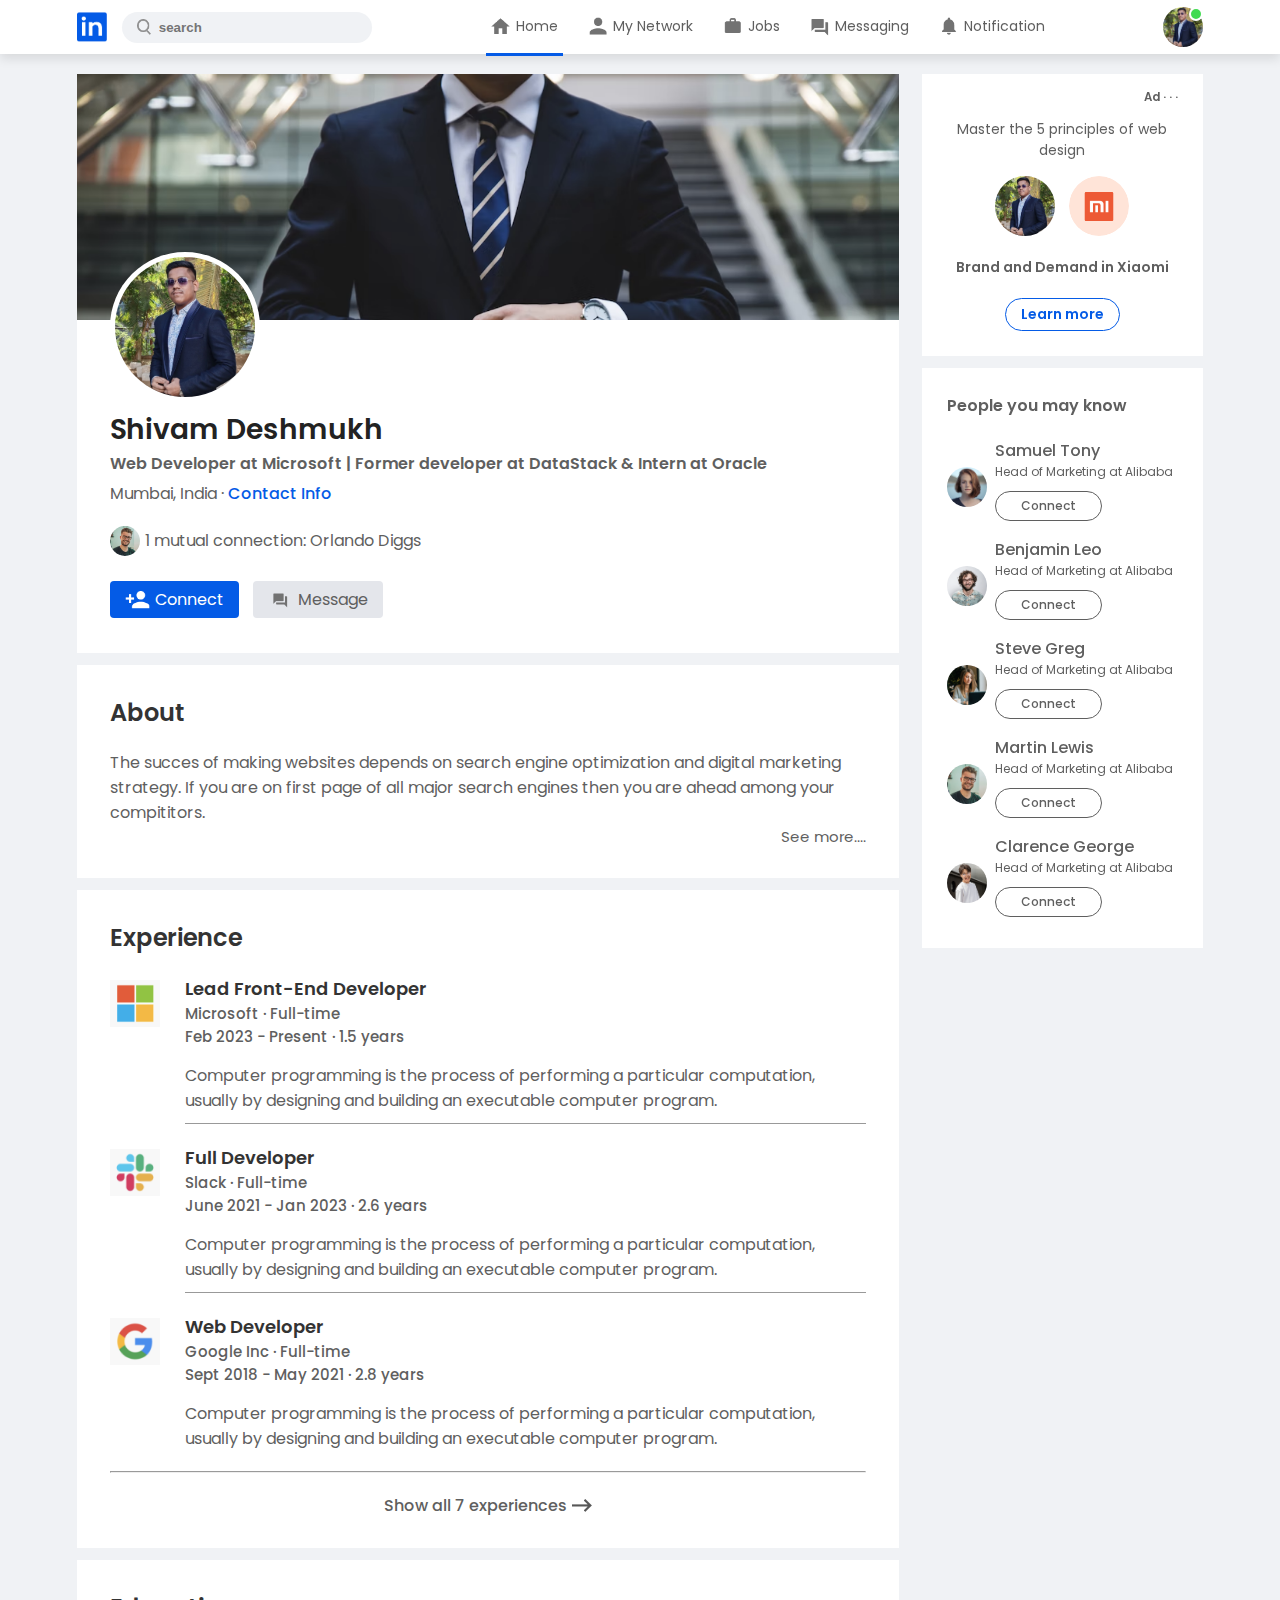
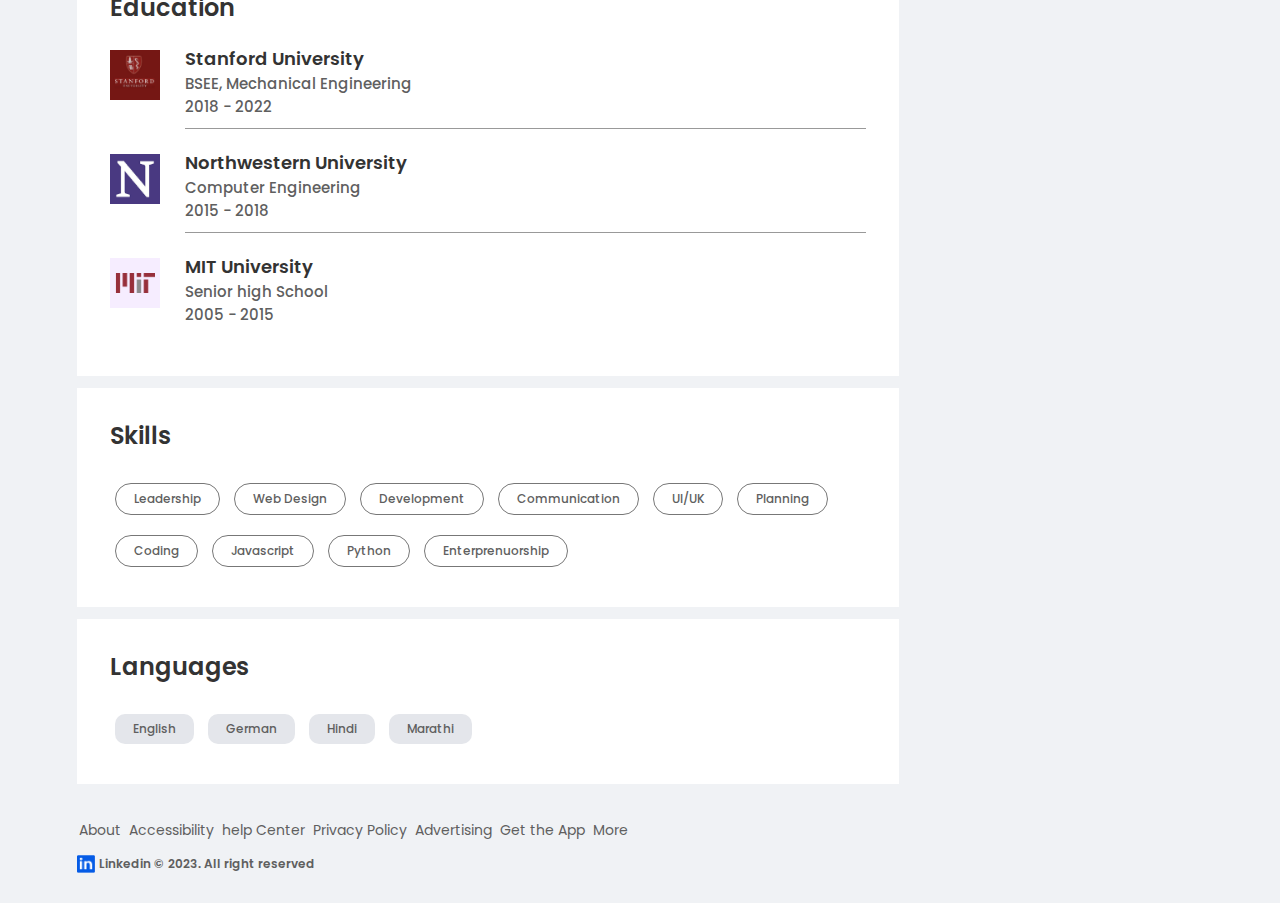
<file: Project - 2 Linkedin Clone/profile.html>
<!DOCTYPE html>
<html lang="en">

<head>
    <meta charset="UTF-8">
    <meta http-equiv="X-UA-Compatible" content="IE=edge">
    <meta name="viewport" content="width=device-width, initial-scale=1.0">
    <title>Feed | Linkedin</title>
    <link rel="stylesheet" href="CSS/style.css">
    <link rel="stylesheet" href="CSS/navbar.css">
    <link rel="stylesheet" href="CSS/profile_page.css">
</head>

<body>
    <!-- Navbar Section -->
    <nav class="navbar flex">
        <div class="navbar-left flex">
            <a href="index.html" class="logo"><img src="linkedin-webpage-img/images/logo.png" alt="LOGO"></a>
            <div class="search-box flex">
                <img src="linkedin-webpage-img/images/search.png">
                <input type="text" placeholder="search" id="search_input">
            </div>
        </div>
        <div class="navbar-center flex">
            <ul>
                <li><a href="#" class="active_link flex"><img
                            src="linkedin-webpage-img/images/home.png"><span>Home</span></a></li>
                <li><a href="#" class="flex"><img src="linkedin-webpage-img/images/network.png"><span>My
                            Network</span></a></li>
                <li><a href="#" class="flex"><img src="linkedin-webpage-img/images/jobs.png"><span>Jobs</span></a></li>
                <li><a href="#" class="flex"><img
                            src="linkedin-webpage-img/images/message.png"><span>Messaging</span></a></li>
                <li><a href="#" class="flex"><img
                            src="linkedin-webpage-img/images/notification.png"><span>Notification</span></a></li>
            </ul>
        </div>
        <div class="navbar-right">
            <div class="online">
                <img src="linkedin-webpage-img/images/ssd.jpg" class="nav-profile-img" onclick="toggleMenu()">
            </div>
        </div>
        <!-- Profile Drop down Menu -->
        <div class="profile-menu-wrap" id="profileMenu">
            <div class="profile-menu">
                <div class="user-info flex">
                    <img src="linkedin-webpage-img/images/ssd.jpg" alt="">
                    <div>
                        <h3>Shivam Deshmukh</h3>
                        <a href="profile.html">See your Profile</a>
                    </div>
                </div>
                <hr>
                <a href="#" class="profile-menu-link flex">
                    <img src="linkedin-webpage-img/images/feedback.png" alt="">
                    <p>Give Feedback</p>
                    <span>></span>
                </a>
                <a href="#" class="profile-menu-link flex">
                    <img src="linkedin-webpage-img/images/setting.png" alt="">
                    <p>Settings & Privacy</p>
                    <span>></span>
                </a>
                <a href="#" class="profile-menu-link flex">
                    <img src="linkedin-webpage-img/images/help.png" alt="">
                    <p>Help & Support</p>
                    <span>></span>
                </a>
                <a href="#" class="profile-menu-link flex">
                    <img src="linkedin-webpage-img/images/display.png" alt="">
                    <p>Display & Accessibility</p>
                    <span>></span>
                </a>
                <a href="#" class="profile-menu-link flex">
                    <img src="linkedin-webpage-img/images/logout.png" alt="">
                    <p>Logout</p>
                    <span>></span>
                </a>
            </div>
        </div>
    </nav>
    <!-- Navbar Close -->
    <div class="container">
        <!-- Profile Main -->
        <div class="profile-main">
            <!-- Profile Container -->
            <div class="profile-container">
                <img src="linkedin-webpage-img/images/cover-pic.png" width="100%">
                <div class="profile-container-inner">
                    <img src="linkedin-webpage-img/images/ssd.jpg" class="profile-pic" alt="">
                    <h1>Shivam Deshmukh</h1>
                    <b>Web Developer at Microsoft | Former developer at DataStack & Intern at Oracle</b>
                    <p>Mumbai, India &middot; <a href="#">Contact Info</a></p>
                    <div class="mutual-connections">
                        <img src="linkedin-webpage-img/images/user-1.png" alt="">
                        <span>1 mutual connection: Orlando Diggs</span>
                    </div>
                    <div class="profile-btn">
                        <a href="#" class="primary-btn"><img src="linkedin-webpage-img/images/connect.png"
                                alt="">Connect</a>
                        <a href="#"><img src="linkedin-webpage-img/images/message.png" alt="">Message</a>
                    </div>
                </div>
            </div>
            <!-- Profile Descriptipn -->
            <!-- About Section -->
            <div class="profile-description">
                <h2>About</h2>
                <p>The succes of making websites depends on search engine optimization and
                    digital marketing strategy. If you are on first page of all major search engines
                    then you are ahead among your compititors.
                </p>
                <a href="#" class="see-more-link">See more....</a>
            </div>
            <!-- Experience Section -->
            <div class="profile-description">
                <h2>Experience</h2>
                <div class="profile-desc-row">
                    <img src="linkedin-webpage-img/images/microsoft.png" alt="">
                    <div>
                        <h3>Lead Front-End Developer</h3>
                        <b>Microsoft &middot; Full-time</b>
                        <b>Feb 2023 - Present &middot; 1.5 years</b>
                        <p>Computer programming is the process of performing a particular
                            computation, usually by designing and building an executable computer program.
                        </p>
                        <hr>
                    </div>
                </div>
                <div class="profile-desc-row">
                    <img src="linkedin-webpage-img/images/slack.png" alt="">
                    <div>
                        <h3>Full Developer</h3>
                        <b>Slack &middot; Full-time</b>
                        <b>June 2021 - Jan 2023 &middot; 2.6 years</b>
                        <p>Computer programming is the process of performing a particular
                            computation, usually by designing and building an executable computer program.
                        </p>
                        <hr>
                    </div>
                </div>
                <div class="profile-desc-row">
                    <img src="linkedin-webpage-img/images/google.png" alt="">
                    <div>
                        <h3>Web Developer</h3>
                        <b>Google Inc &middot; Full-time</b>
                        <b>Sept 2018 - May 2021 &middot; 2.8 years</b>
                        <p>Computer programming is the process of performing a particular
                            computation, usually by designing and building an executable computer program.
                        </p>
                    </div>
                </div>
                <hr>
                <a href="#" class="experience-link">Show all 7 experiences <img
                        src="linkedin-webpage-img/images/right-arrow.png" alt=""></a>
            </div>
            <!-- Education Section -->
            <div class="profile-description">
                <h2>Education</h2>
                <div class="profile-desc-row">
                    <img src="linkedin-webpage-img/images/stanford.png" alt="">
                    <div>
                        <h3>Stanford University</h3>
                        <b>BSEE, Mechanical Engineering</b>
                        <b>2018 - 2022</b>
                        <hr>
                    </div>
                </div>
                <div class="profile-desc-row">
                    <img src="linkedin-webpage-img/images/north.png" alt="">
                    <div>
                        <h3>Northwestern University</h3>
                        <b>Computer Engineering</b>
                        <b>2015 - 2018</b>
                        <hr>
                    </div>
                </div>
                <div class="profile-desc-row">
                    <img src="linkedin-webpage-img/images/mit.png" alt="">
                    <div>
                        <h3>MIT University</h3>
                        <b>Senior high School</b>
                        <b>2005 - 2015</b>
                    </div>
                </div>

            </div>
            <!-- Skills Section -->
            <div class="profile-description">
                <h2>Skills</h2>
                <a href="#" class="skills-btn">Leadership</a>
                <a href="#" class="skills-btn">Web Design</a>
                <a href="#" class="skills-btn">Development</a>
                <a href="#" class="skills-btn">Communication</a>
                <a href="#" class="skills-btn">UI/UK</a>
                <a href="#" class="skills-btn">Planning</a>
                <a href="#" class="skills-btn">Coding</a>
                <a href="#" class="skills-btn">Javascript</a>
                <a href="#" class="skills-btn">Python</a>
                <a href="#" class="skills-btn">Enterprenuorship</a>
            </div>
            <!-- Languages Section -->
            <div class="profile-description">
                <h2>Languages</h2>
                <a href="#" class="languages-btn">English</a>
                <a href="#" class="languages-btn">German</a>
                <a href="#" class="languages-btn">Hindi</a>
                <a href="#" class="languages-btn">Marathi</a>
            </div>
        </div>
        <!-- ----------------------------------- -->
        <!-- Profile Sidebar -->
        <div class="profile-sidebar">
            <!-- Sidebar Ad -->
            <div class="sidebar-ad">
                <small>Ad &middot; &middot; &middot;</small>
                <p>Master the 5 principles of web design</p>
                <div>
                    <img src="linkedin-webpage-img/images/ssd.jpg">
                    <img src="linkedin-webpage-img/images/mi-logo.png">
                </div>
                <b>Brand and Demand in Xiaomi</b>
                <a href="#" class="ad-link">Learn more</a>
            </div>
            <!-- Sidebar People -->
            <div class="sidebar-people">
                <h3>People you may know</h3>
                <div class="sidebar-people-row">
                    <img src="linkedin-webpage-img/images/user-3.png" alt="">
                    <div>
                        <h2>Samuel Tony</h2>
                        <p>Head of Marketing at Alibaba</p>
                        <a href="#">Connect</a>
                    </div>
                </div>
                <div class="sidebar-people-row">
                    <img src="linkedin-webpage-img/images/user-2.png" alt="">
                    <div>
                        <h2>Benjamin Leo</h2>
                        <p>Head of Marketing at Alibaba</p>
                        <a href="#">Connect</a>
                    </div>
                </div>
                <div class="sidebar-people-row">
                    <img src="linkedin-webpage-img/images/user-4.png" alt="">
                    <div>
                        <h2>Steve Greg</h2>
                        <p>Head of Marketing at Alibaba</p>
                        <a href="#">Connect</a>
                    </div>
                </div>
                <div class="sidebar-people-row">
                    <img src="linkedin-webpage-img/images/user-1.png" alt="">
                    <div>
                        <h2>Martin Lewis</h2>
                        <p>Head of Marketing at Alibaba</p>
                        <a href="#">Connect</a>
                    </div>
                </div>
                <div class="sidebar-people-row">
                    <img src="linkedin-webpage-img/images/user-5.png" alt="">
                    <div>
                        <h2>Clarence George</h2>
                        <p>Head of Marketing at Alibaba</p>
                        <a href="#">Connect</a>
                    </div>
                </div>
            </div>

        </div>
    </div>
    <!-- Footer Section -->
    <div class="profile-footer">
        <div class="sidebar-useful-links">
            <a href="#">About</a>
            <a href="#">Accessibility</a>
            <a href="#">help Center </a>
            <a href="#">Privacy Policy</a>
            <a href="#">Advertising</a>
            <a href="#">Get the App</a>
            <a href="#">More</a>

            <div class="copyright-msg flex">
                <img src="linkedin-webpage-img/images/logo.png">
                <p>Linkedin &#169; 2023. All right reserved</p>
            </div>
        </div>
    </div>

    <script src="script.js"></script>
</body>

</html>
</file>
<file: Project - 2 Linkedin Clone/CSS/navbar.css>
/* Imports Section */
@import url('https://fonts.googleapis.com/css2?family=Poppins:wght@400;500;600;700&display=swap');
/* --------------------------------------------------------------------------------------------------------- */
/* Navbar Section */
.navbar {
    justify-content: space-between;
    background: #fff;
    padding: 6px 6%;
    position: sticky;
    top: 0;
    z-index: 100;
    box-shadow: 0 5px 10px rgba(0, 0, 0, 0.1);
    font-family: 'Poppins', sans-serif;
}

.logo img {
    width: 30px;
    margin-right: 15px;
    display: block;
}

.search-box {
    background: #f0f2f5;
    width: 250px;
    border-radius: 20px;
    padding: 0 15px;
}

.search-box img {
    width: 14px;
}

.search-box input {
    width: 100%;
    background: transparent;
    padding: 8px;
    outline: none;
    border: 0;
}

.navbar-center ul li {
    display: inline-block;
    list-style: none;
}

.navbar-center ul li a {
    font-size: 14px;
    margin: 5px 8px;
    padding-right: 5px;
    position: relative;
}

.navbar-center ul li a::after {
    content: '';
    width: 0;
    height: 3px;
    background: #045be6;
    position: absolute;
    bottom: -15px;
    transition: width 0.3s ease-out;
}

.navbar-center ul li a:hover::after,
.navbar-center ul li a.active_link::after {
    width: 100%;
}

.navbar-center ul li a img {
    width: 30px;
}

.nav-profile-img {
    width: 40px;
    border-radius: 50%;
    display: block;
    cursor: pointer;
    position: relative;
}

.online {
    position: relative;
}

.online::after {
    content: '';
    width: 10px;
    height: 10px;
    border: 2px solid #fff;
    border-radius: 50%;
    right: 0px;
    top: 0px;
    background: #41db51;
    position: absolute;
}

/* --------------------------------------------------------------------------------------------------------- */
/* Profile Drop down menu */
.profile-menu-wrap{
    position: absolute;
    top: 100%;
    right: 5%;
    width: 320px;
    max-height: 0;
    overflow: hidden;
    transition: max-height 0.5s;
}
.profile-menu-wrap.open-menu{
    max-height: 400px;
}
.profile-menu{
    background: #222;
    color:#fff ;
    padding: 20px;
    margin: 10px;
}
.user-info img{
    width: 50px;
    border-radius: 50%;
    margin-right: 15px;
}
.user-info h3{
    font-weight: 600;
    margin-bottom: -5px;
}
.user-info a{
    color: #c9dbf8;
    font-size: 13px;
}
.profile-menu hr{
    border: 0;
    height: 1px;
    width: 100%;
    background: #fff;
    margin: 15px 0 10px;
}
.profile-menu-link{
    color: #fff;
    margin: 12px 0;
    font-size: 14px;
}
.profile-menu-link p{
    width: 100%;
}
.profile-menu-link img{
    width: 35px;
    border-radius: 50%;
    margin-right: 15px;
}

/* --------------------------------------------------------------------------------- */
/* Media Query for small screen */
@media only screen and (max-width: 768px){
    .navbar-center ul li a span{
        display: none;
    }
}
@media only screen and (max-width: 1024px){
    .search-box{
        background: transparent;
        width: auto;
        padding: 0;
    }
    .search-box input{
        width: 0;
        padding: 0;
    }
    .navbar-center ul li a{
        padding-right: 0;
        margin: 5px;
    }
    .nav-profile-img{
        width: 30px;
    }
}
</file>
<file: Project - 2 Linkedin Clone/CSS/style.css>
/* Imports Section */
@import url('https://fonts.googleapis.com/css2?family=Poppins:wght@400;500;600;700&display=swap');
/* --------------------------------------------------------------------------------------------------------- */
/* Basic Styling Section */
* {
    margin: 0;
    padding: 0;
    box-sizing: border-box;
}

body {
    background-color: #f0f2f5;
    color: #5f5f5f;
    font-family: 'Poppins', sans-serif;
}

a {
    text-decoration: none;
    color: var(--primary_text_color);
}

/* --------------------------------------------------------------------------------------------------------- */
/* Utility Classes */
.flex {
    display: flex;
    align-items: center;
}
/* --------------------------------------------------------------------------------------------------------- */
.container {
    padding: 20px 6%;
    align-items: flex-start;
    flex-wrap: wrap;
    justify-content: space-between;
}

/* --------------------------------------------------------------------------------------------------------- */
/* Left Side Bar */
.left-sidebar {
    flex-basis: 25%;
    align-self: flex-start;
    position: sticky;
    top: 73px;
}

.sidebar-profile-box {
    background: #fff;
}

.sidebar-profile-info {
    padding: 0 25px;
}

.sidebar-profile-info img {
    width: 90px;
    border-radius: 50%;
    background: #fff;
    padding: 5px;
    margin-top: -45px;
}

.sidebar-profile-info h1 {
    font-size: 20px;
    font-weight: 600;
    color: #222;
}

.sidebar-profile-info h3 {
    font-size: 14px;
    color: #777;
}

.sidebar-profile-info ul {
    list-style: none;
    margin: 20px 0;
}

.sidebar-profile-info ul li {
    width: 100%;
    margin: 5px 0;
    font-size: 13px;
}

.sidebar-profile-info ul li span {
    float: right;
    color: #045be6;
}

.sidebar-profile-link {
    border-top: 1px solid #ccc;
}

.sidebar-profile-link a {
    flex-basis: 50%;
    display: flex;
    align-items: center;
    justify-content: center;
    padding: 15px 0;
    font-size: 13px;
    border-left: 1px solid #ccc;
}

.sidebar-profile-link a:first-child {
    border: 0;
}

.sidebar-profile-link a img {
    width: 20px;
    margin-right: 10px;
}

.sidebar-activity {
    background: #fff;
    padding: 5px 25px;
    margin: 12px 0;
}

.sidebar-activity h3 {
    color: #777;
    font-size: 14px;
    font-weight: 600;
    margin: 20px 0 10px;
}

.sidebar-activity a {
    display: flex;
    align-items: center;
    font-size: 15px;
    color: #888;
    margin: 3px 0;
}

.sidebar-activity a img {
    width: 20px;
    margin-right: 10px;
}

.discover-more-link {
    border-top: 1px solid #ccc;
    text-align: center;
    margin-top: 20px;
    margin-left: -25px;
    margin-right: -25px;
}

.discover-more-link a {
    color: #045be6;
    display: inline-block;
    margin: 10px 0;
}

/* --------------------------------------------------------------------------------------------------------- */
/* Right Side Bar */
.right-sidebar {
    flex-basis: 25%;
    align-self: flex-start;
    position: sticky;
    top: 73px;
}

.sidebar-news {
    background: #fff;
    padding: 10px 25px;
}

.info-icon {
    width: 15px;
    float: right;
    margin-top: 15px;
}

.sidebar-news h3 {
    font-size: 18px;
    font-weight: 600;
    color: #333;
    margin: 10px 0 30px;
}

.sidebar-news a {
    display: block;
    font-size: 14px;
    font-weight: 600;
    margin-top: 10px;
    margin-bottom: -5px;
}

.sidebar-news span {
    font-size: 12px;
}

.sidebar-news .read-more-link {
    color: #045be6;
    font-weight: 300;
    margin: 20px 0 10px;
}

.sidebar-ad {
    background: #fff;
    padding: 15px 25px;
    text-align: center;
    margin: 12px 0;
    font-size: 14px;
}

.sidebar-ad img {
    width: 60px;
    border-radius: 50%;
    margin: 5px;
}

.sidebar-ad small {
    float: right;
    font-weight: 600;
}

.sidebar-ad p {
    margin-top: 30px;
    margin-bottom: 10px;
}

.sidebar-ad b {
    display: block;
    font-weight: 600;
    margin-top: 10px;
}

.ad-link {
    display: inline-block;
    border: 1px solid #045be6;
    border-radius: 30px;
    padding: 5px 15px;
    color: #045be6;
    font-weight: 600;
    margin: 20px auto 10px;
}

.sidebar-useful-links {
    padding: 15px 25px;
    text-align: center;
}

.sidebar-useful-links a {
    display: inline-block;
    font-size: 14px;
    margin: 4px 2px;
}

.copyright-msg {
    justify-content: center;
    font-size: 12px;
    margin-top: 10px;
    font-weight: 600;
}

.copyright-msg img {
    width: 18px;
    margin-right: 4px;
}

/* --------------------------------------------------------------------------------------------------------- */
/* Main Content */
.main-content {
    flex-basis: 47%;
}

.create-post {
    background: #fff;
}

.create-post-input {
    padding: 20px 25px 10px;
    display: flex;
    align-items: flex-start;
}

.create-post-input img {
    width: 35px;
    border-radius: 50%;
    margin-right: 10px;
}

.create-post-input textarea {
    width: 100%;
    border: 0;
    outline: 0;
    resize: none;
    background: transparent;
    margin-top: 10px;
}

::placeholder {
    font-weight: 600;
}

.create-post-links {
    align-items: flex-start;
}

.create-post-links li {
    list-style: none;
    border-top: 1px solid #ccc;
    border-right: 1px solid #ccc;
    flex-basis: 25%;
    height: 40px;
    font-size: 13px;
    display: flex;
    align-items: center;
    justify-content: center;
    cursor: pointer;
}

.create-post-links li img {
    width: 15px;
    margin-right: 5px;
}

.create-post-links li:last-child {
    background: #045be6;
    color: #fff;
    border-top: 0;
    border-right: 0;
}

.sort-by {
    margin: 10px 0;
}

.sort-by hr {
    flex: 1;
    border: 0;
    height: 1px;
    background: #ccc;
}

.sort-by p {
    font-size: 13px;
    padding-left: 5px;
}

.sort-by p span {
    font-weight: 600;
    cursor: pointer;
}

.sort-by p span img {
    width: 12px;
    margin-left: 3px;
}

.post {
    background: #fff;
    padding: 20px 25px 5px;
    margin: 5px 0 15px;
}

.post-author {
    display: flex;
    align-items: flex-start;
    margin-bottom: 20px;
}

.post-author img {
    width: 35px;
    border-radius: 50%;
    margin-right: 10px;
    margin-top: 5px;
}

.post-author h1 {
    font-size: 18px;
    font-weight: 600;
    color: #333;
}

.post-author small {
    display: block;
    margin-bottom: -2px;
}

.post p {
    font-size: 14px;
    margin-bottom: 15px;
}

.post-stats {
    flex-wrap: wrap;
    justify-content: space-between;
    font-size: 12px;
    border-bottom: 1px solid #ccc;
    padding-bottom: 6px;
}

.post-stats div {
    display: flex;
    align-items: center;
}

.post-stats img {
    width: 15px;
    margin-right: -5px;
}

.liked-users {
    margin-left: 10px;
}

.post-activity {
    justify-content: space-between;
    padding: 10px 0;
    font-size: 14px;
    font-weight: 600;
}

.post-activity div {
    display: flex;
    align-items: center;
}

.post-activity-icon {
    width: 22px;
    border-radius: 50%;
}

.post-activity-arrow-icon {
    width: 12px;
    margin: 5px;
}
.post-activity-link img {
    width: 18px;
    margin-right: 8px;
}
/* --------------------------------------------------------------------------------------------------------- */
/* Media Query for small screen */
#showmore-link{
    display: none;
}
@media only screen and (max-width: 1024px){
    .container{
        padding: 15px 3%;
    }
    .left-sidebar,.right-sidebar{
        flex-basis: 100%;
        position: relative;
        top: unset;
    }
    .main-content{
        flex-basis: 100%;
    }
    .post-stats{
        margin: 2px 0;
    }
    .post-activity-link span{
        display: none;
    }
    .post-activity-link img{
        margin-right: 0;
    }
    #showmore-link{
        display: block;
        width: fit-content;
        margin: 10px auto;
        font-size: 14px;
        cursor: pointer;
    }
    .sidebar-activity{
        display: none;
    }
    .sidebar-activity.open-activity{
        display: block;
    }
}
</file>
<file: Project - 3 Foodies Bootstrap Project/CSS/style.css>
/* Imports  */
@import url('https://fonts.googleapis.com/css2?family=Quicksand:wght@300;400;500;600;700&family=Roboto:wght@300;400;500;700;900&display=swap');

/* Basic Styling */
/* ------------------------------------------------------------------------------------------------- */
*,
*::after,
*::before{
    -webkit-box-sizing: border-box;
    box-sizing: border-box;
    margin: 0;
    padding: 0;
}
:active,
:hover,
:focus{
    outline: 0 !important;
    outline-offset: 0;
}
a,
a:hover{
    text-decoration: none;
}
a:hover{
    color: var(--primary-color) !important;
}
ul,ol {
    margin: 0;
    padding: 0;
}
/* Variables defined */
:root{
    --primary-color: #A82C48;
    --secondary-color: #43121d;
    --third-color: #f98169;
    --white-color: #fff;
    --text-color: #555;
    --text-gray: #999;
    --black-color: #000;
    --primary-font: 'Roboto', sans-serif;
    --secondary-font: 'Quicksand', sans-serif;
}
html{
    scroll-behavior: smooth;
}
body{
    font-family: var(--primary-font);
    font-size: 100%;
    font-weight: 400;
}
/* ------------------------------------------------------------------------------------------------- */
/* Custom Scrollbar */
/* ------------------------------------------------------------------------------------------------- */
::-webkit-scrollbar{
    width: 0.625rem;
}
::-webkit-scrollbar-track{
    background: var(--white-color);
}
::-webkit-scrollbar-thumb{
    background: var(--primary-color);
}
/* ------------------------------------------------------------------------------------------------- */
/* Custom CSS */
/* ------------------------------------------------------------------------------------------------- */
h1{
    font-size: 3rem;
    font-weight: 900;
    margin-bottom: 3rem;
    color: var(--secondary-color);
}
h2{
    font-size: 2.25rem;
    font-weight: 700;
    text-transform: capitalize;
    font-family: var(--secondary-font);
    color: var(--secondary-color);
    line-height: 3rem;
}
h4{
    font-size: 18px;
    font-weight: 800;
    margin-bottom: 0.5rem;
    text-transform: capitalize;
    font-family: var(--secondary-font);
    color: var(--secondary-color);
    line-height: 3rem;
}
h5{
    font-size: 1rem;
    font-weight: 700;
    margin-bottom: 0.5rem;
    text-transform: capitalize;
    font-family: var(--secondary-font);
    color: var(--primary-color);
}
p{
    font-size: 1rem;
    color: var(--text-color);
    font-weight: 400;
    line-height: 1.75rem;
    letter-spacing: 1px;
}
.main-btn{
    display: inline-block;
    padding: 0.6rem 1.8rem;
    line-height: 1.56rem;
    background-color: var(--primary-color);
    border: 2px solid var(--primary-color);
    color: var(--white-color);
    font-size: 1rem;
    font-weight: 600;
    text-transform: capitalize;
    box-shadow: 0px 2px 10px -1px rgb(0,0,0 / 19%);
    transition: all .4s ease-out 0s;
}
.main-btn:hover{
    background-color: transparent;
    color: var(--primary-color);
}
.white-btn{
    padding: 0.6rem 1.8rem;
    line-height: 25px;
    background-color: var(--white-color);
    border: 2px solid var(--white-color);
    color: var(--text-color);
    font-size: 1rem;
    font-weight: 600;
    text-transform: capitalize;
    box-shadow: 0px 2px 10px -1px rgb(0,0,0 / 19%);
    transition: all .4s ease-out 0s;
}
.white-btn:hover{
    background-color: transparent;
    color: var(--primary-color);
    border-color: var(--primary-color);
}
.wrapper{
    padding-top: 8.25rem;
    padding-bottom: 8.25rem;
}
.text-content{
    width: 70%;
    margin: auto;
}
.counter-section h2,
.testimonial-section h2,
.book-food-text h2{
    color: var(--white-color);
}
/* ------------------------------------------------------------------------------------------------- */
/* 
=======================================================
Header Section
=======================================================
*/
.navigation-wrap{
    position: fixed;
    width: 100%;
    left: 0;
    z-index: 1000;
    transition: all 0.3s ease-out;
}
.navigation-wrap .nav-item{
    padding: 0 0.7rem;
    transition: all 200ms linear;
}
.navbar-toggler:focus{
    outline: unset;
    border: unset;
    box-shadow: none;
}
.nav-link{
    font-size: 1.2rem;
    font-weight: 600;
    text-transform: capitalize;
    color: var(--primary-color);
    letter-spacing: 1px;
}
.navigation-wrap.main-btn{
    padding: 0.5rem 1.5rem;
    box-shadow: none;
    margin-left: 0.6rem;
}

/* Change the navbar styling on scroll */
.navigation-wrap.scroll-on{
    position: fixed;
    top: 0;
    left: 0;
    width: 100%;
    background: var(--white-color);
    box-shadow: 0 0.1rem 2rem 0 rgb(0,0,0,0.09);
    transition: all 0.15s ease-in-out 0s;
}

/* ------------------------------------------------------------------------------------------------- */
/* 
=======================================================
Top banner Section
=======================================================
*/
.top-banner{
    width: 100%;
    background: url('../images/bg/bg-1.jpg') no-repeat center;
    background-size: cover;
    padding: 20rem 0 14rem;
}
/* ------------------------------------------------------------------------------------------------- */
/* 
=======================================================
Counter Section
=======================================================
*/
.counter-section{
    background-color: var(--primary-color);
    padding: 2.5rem 0;
}
.counter-section p{
    color: var(--white-color);
    text-transform: capitalize;
}
/* ------------------------------------------------------------------------------------------------- */
/* 
=======================================================
About Section
=======================================================
*/
.about-section{
    background: var(--white-color);
}
.about-section .card,
.about-section .card img{
    border-radius: 1rem;
}
.about-section .text-sec{
    padding-left: 2rem;
}

/* ------------------------------------------------------------------------------------------------- */
/* 
=======================================================
Food type Section
=======================================================
*/
.food-type{
    padding-top: 4rem;
}
.food-type ul li{
    font-size: 1rem;
    color: var(--text-color);
    line-height: 32px;
    position: relative;
    margin-left: 30px;
}
.food-type ul li::before{
    position: absolute;
    left: -2.25rem;
    color: var(--primary-color);
    font-size: 1.25rem;
    font-family: 'Font Awesome 5 Free';
    content: '\f00c';
    display: inline-block;
    padding-right: 3px;
    vertical-align: middle;
    font-weight: 900;
}
/* Story Section */
.story-section{
    width: 100%;
    height: 28.25rem;
    background: url('../images/bg/bg-2.jpg') no-repeat center;
    background-size: cover;
    padding-top: 100px;
    align-items: center;
}
.story-section h2{
    color: var(--primary-color);
}

/* ------------------------------------------------------------------------------------------------- */
/* 
=======================================================
Explore Food Section
=======================================================
*/
.explore-food .card{
    border: none;
    background-color: transparent;
    border-radius: 1rem;
}
.explore-food .card img{
    border-radius: 1rem;
    object-fit: cover;
}
.explore-food .card span{
    display: block;
    font-size: 1.5rem;
    font-weight: 700;
    color: var(--primary-color);
    padding-bottom: 1rem;
    border-bottom: 0.1rem solid #eee;
}
.explore-food .card span del{
    color: var(--text-gray);
    margin-left: 0.5rem;
}

/* ------------------------------------------------------------------------------------------------- */
/* 
=======================================================
Testimonial Section
=======================================================
*/
.testimonial-section{
    background-color: var(--primary-color);
    padding: 3.5rem 0;
}
.testimonial-section .carousel-item{
    margin-top: 3rem;
    padding: 10rem 3rem;
    background: var(--white-color);
    border-radius: 1rem;
    text-align: center;
}
.testimonial-section .carousel-caption img{
    max-width: 5rem;
    border-radius: 50%;
    padding: 0.3rem;
}
.testimonial-section .carousel-item .carousel-caption p{
    font-size: 1.5rem;
    line-height: 2rem;
    padding: 0 11% 0.6rem;
}
.testimonial-section .carousel-indicators{
    bottom: -3rem;
}
.testimonial-section .carousel-indicators button{
    width: 15px;
    height: 15px;
    outline: none;
    border-radius: 50%;
    border: none;
    margin-right: 1rem;
    opacity: 0.2;
}
.testimonial-section .carousel-indicators button:active{
    opacity: 1;
}

/* ------------------------------------------------------------------------------------------------- */
/* 
=======================================================
FAQ Section
=======================================================
*/
.faq h4 span{
    color: var(--primary-color);
    font-size: 2rem;
    margin-right: 0.4rem;
}
.book-food{
    width: 100%;
    background: url('../images/bg/bg-3.jpg') no-repeat center;
    background-size: cover;
    background-attachment: fixed;
    background-position: 0 72px;
    padding: 4.5rem 0;
}

/* Form Control Section */
.newsletter{
    width: 55%;
    margin: 0 auto;
}
.newssetter .form-control{
    height: 2.5rem;
    padding: 0 1.25rem;
    font-size: 14px;
    width: 100%;
    border-radius: 0;
    background: transparent;
    border: 0.2rem solid var(--text-gray);
    color: var(--black-color);
    font-weight: 700;
}
.newsletter .form-control:hover,
.newsletter .form-control:focus{
    outline: none;
    box-shadow: none;
    border-color: var(--primary-color);
}

/* ------------------------------------------------------------------------------------------------- */
/* 
=======================================================
Footer Section
=======================================================
*/
.footer{
    background: var(--primary-color);
}
.footer .footer-link{
    font-size: 1rem;
    color: var(--white-color);
    padding: 0 1.8rem;
}
.footer .footer-link:hover{
    color: var(--white-color) !important;
}
.footer a i{
    font-size: 1.5rem;
    color: var(--white-color);
    padding: 0 1rem;
}
/* ------------------------------------------------------------------------------------------------- */
</file>
<file: Project - 3 Foodies Bootstrap Project/CSS/responsive-style.css>
@media (max-width:1024px){

    /* About Section */


}



@media (max-width:991px){

    /* Custom classes */
    .text-content{
        width: 100%;
    }

    /* navbar Brand */
    .navigation-wrap .navbar-brand img{
        height: 4rem;
    }
    .navigation-wrap{
        text-align: center;
        background-color: var(--white-color);
    }
    .navigation-wrap .nav-link{
        line-height: 2rem;
    }

    /* Banner Design */
    .top-banner{
        padding: 10rem 0 10rem;
    }

    /* Carousel Design */
    .testimonial-section .carousel-item .carousel-caption p{
        padding: 0;
    }

}



@media (max-width:767px){

    /* Custom CSS */
    h1{
        font-size: 2.5rem;
    }
    h2{
        font-size: 2rem;
        line-height: 2rem;
    }

    /* Top banner */
    .top-banner{
        padding: 11rem 0 10rem;
    }

    /* Story Section */
    .story-section{
        height: auto;
        padding: 3rem 0;
    }

    /* Carousel Section */
    .testimonial-section .carousel-item{
        padding: 11rem 3.125rem;
    }

    /* newsletter Section */
    .newsletter{
        width: 75%;
    }
    .newsletter .main-btn{
        width: 100%;
        margin-top: 1rem;
    }
    /* footer Section */
    .footer .footer-link,
    .footer a i{
        padding: 0 0.7rem;
    }
}



@media (max-width: 330px){

    /* Carousel Section */
    .testimonial-section .carousel-item{
        padding: 13rem 3.12rem;
    }

}
</file>
<file: Project - 2 Linkedin Clone/CSS/profile_page.css>
/* Imports Section */
@import url('https://fonts.googleapis.com/css2?family=Poppins:wght@400;500;600;700&display=swap');
/* --------------------------------------------------------------------------------------------------------- */
/* Basic Styling Section */
* {
    margin: 0;
    padding: 0;
    box-sizing: border-box;
}
body {
    background-color: #f0f2f5;
    color: #5f5f5f;
    font-family: 'Poppins', sans-serif;
}
a {
    text-decoration: none;
    color: var(--primary_text_color);
}
/* --------------------------------------------------------------------------------------------------------- */
.container {
    padding: 20px 6%;
    display: flex;
    align-items: flex-start;
    flex-wrap: wrap;
    justify-content: space-between;
}
/* --------------------------------------------------------------------------------------------------------- */
/* Profile Main */
.profile-main{
    flex-basis: 73%;
}
.profile-sidebar{
    flex-basis: 25%;
    align-self: flex-start;
    position: sticky;
    top: 73px;
}
.profile-container{
    background: #fff;
}
.profile-container-inner{
    padding: 0 4% 10px;
}
.profile-pic{
    width: 150px;
    border-radius: 50%;
    margin-top: -75px;
    padding: 5px;
    background: #fff;
}
.profile-container h1{
    font-size: 28px;
    font-weight: 600;
    color: #222;
}
.profile-container b{
    font-weight: 600;
}
.profile-container p{
    margin-top: 5px;
}
.profile-container p a{
    color: #045be6;
    font-weight: 500;
}
.mutual-connections{
    display: flex;
    align-items: center;
    margin: 20px 0;
}
.mutual-connections img{
    width: 30px;
    border-radius: 50%;
    margin-right: 5px;
}
.profile-btn{
    margin: 20px 0;
}
.profile-btn a{
    display: inline-flex;
    align-items: center;
    background: #e4e6eb;
    padding: 6px 15px;
    border-radius: 4px;
    margin-block: 5px;
    margin-right: 10px;
}
.profile-btn a img{
    width: 25px;
    margin-right: 5px;
}
.primary-btn.primary-btn{
    background-color: #045be6;
    color: #fff;
}

.profile-description{
    background: #fff;
    padding: 20px 4% 30px;
    margin: 12px 0;
}
.profile-description h2{
    color: #333;
    margin: 10px 0 20px;
    font-weight: 600;
}
.see-more-link{
    display: block;
    text-align: right;
    font-size: 15px;
}
.profile-desc-row{
    display: flex;
    align-items: flex-start;
    margin: 20px 0;
}
.profile-desc-row img{
    width: 50px;
    margin-right: 25px;
    margin-top: 5px;
}
.profile-desc-row div{
    width: 100%;
}
.profile-desc-row h3{
    font-size: 18px;
    font-weight: 600;
    color: #333;
}
.profile-desc-row b{
    display: block;
    font-weight: 500;
    font-size: 15px;
}
.profile-desc-row p{
    margin-top: 15px;
}
.profile-desc-row hr{
    border: 0;
    border-bottom: 1px solid #999;
    margin-top: 10px;
}
.experience-link{
    display: flex;
    align-items: center;
    justify-content: center;
    padding-top: 20px;
    font-weight: 500;
}
.experience-link img{
    width: 20px;
    margin-left: 5px;
}
.skills-btn{
    display: inline-block;
    margin: 10px 5px;
    padding: 6px 18px;
    border: 1px solid #777;
    border-radius: 30px;
    font-size: 12px;
    font-weight: 500;
}
.languages-btn{
    display: inline-block;
    margin: 10px 5px;
    padding: 6px 18px;
    background: #e4e6eb;
    border-radius: 10px;
    font-size: 12px;
    font-weight: 500;
}
/* --------------------------------------------------------------------------------------------------------- */
/* Profile Right Sidebar */
.profile-sidebar .sidebar-ad{
    margin: 0;
}
.sidebar-people{
    background: #fff;
    padding: 15px 25px;
    margin: 12px 0;
    font-size: 12px;
}
.sidebar-people h3{
    font-size: 16px;
    font-weight: 600;
    margin: 10px 0 20px;
}
.sidebar-people-row{
    display: flex;
    align-items: center;
    margin: 6px 0;
}
.sidebar-people-row img{
    width: 40px;
    border-radius: 50%;
    margin-right: 8px;
    margin-top: 5px;
}
.sidebar-people-row h2{
    font-weight: 500;
    font-size: 16px;
}
.sidebar-people-row a{
    display: inline-block;
    margin: 10px 0;
    padding: 5px 25px;
    border: 1px solid #5f5f5f;
    border-radius: 30px;
    font-weight: 500;
}
.profile-footer{
    padding: 0 6% 30px;
}
.profile-footer .sidebar-useful-links{
    text-align: left;
    padding: 0;
}
.profile-footer .copyright-msg{
    justify-content: flex-start;
}
/* --------------------------------------------------------------------------------------------------------- */
/* Media Query for small screen */
@media only screen and (max-width: 1024px){
    .profile-main, .profile-sidebar{
        flex-basis: 100%;
    }
    .profile-container{
        font-size: 14px;
    }
    .profile-pic{
        width: 100px;
        margin-top: -100px;
    }
    .profile-description{
        font-size: 14px;
    }
}
</file>
